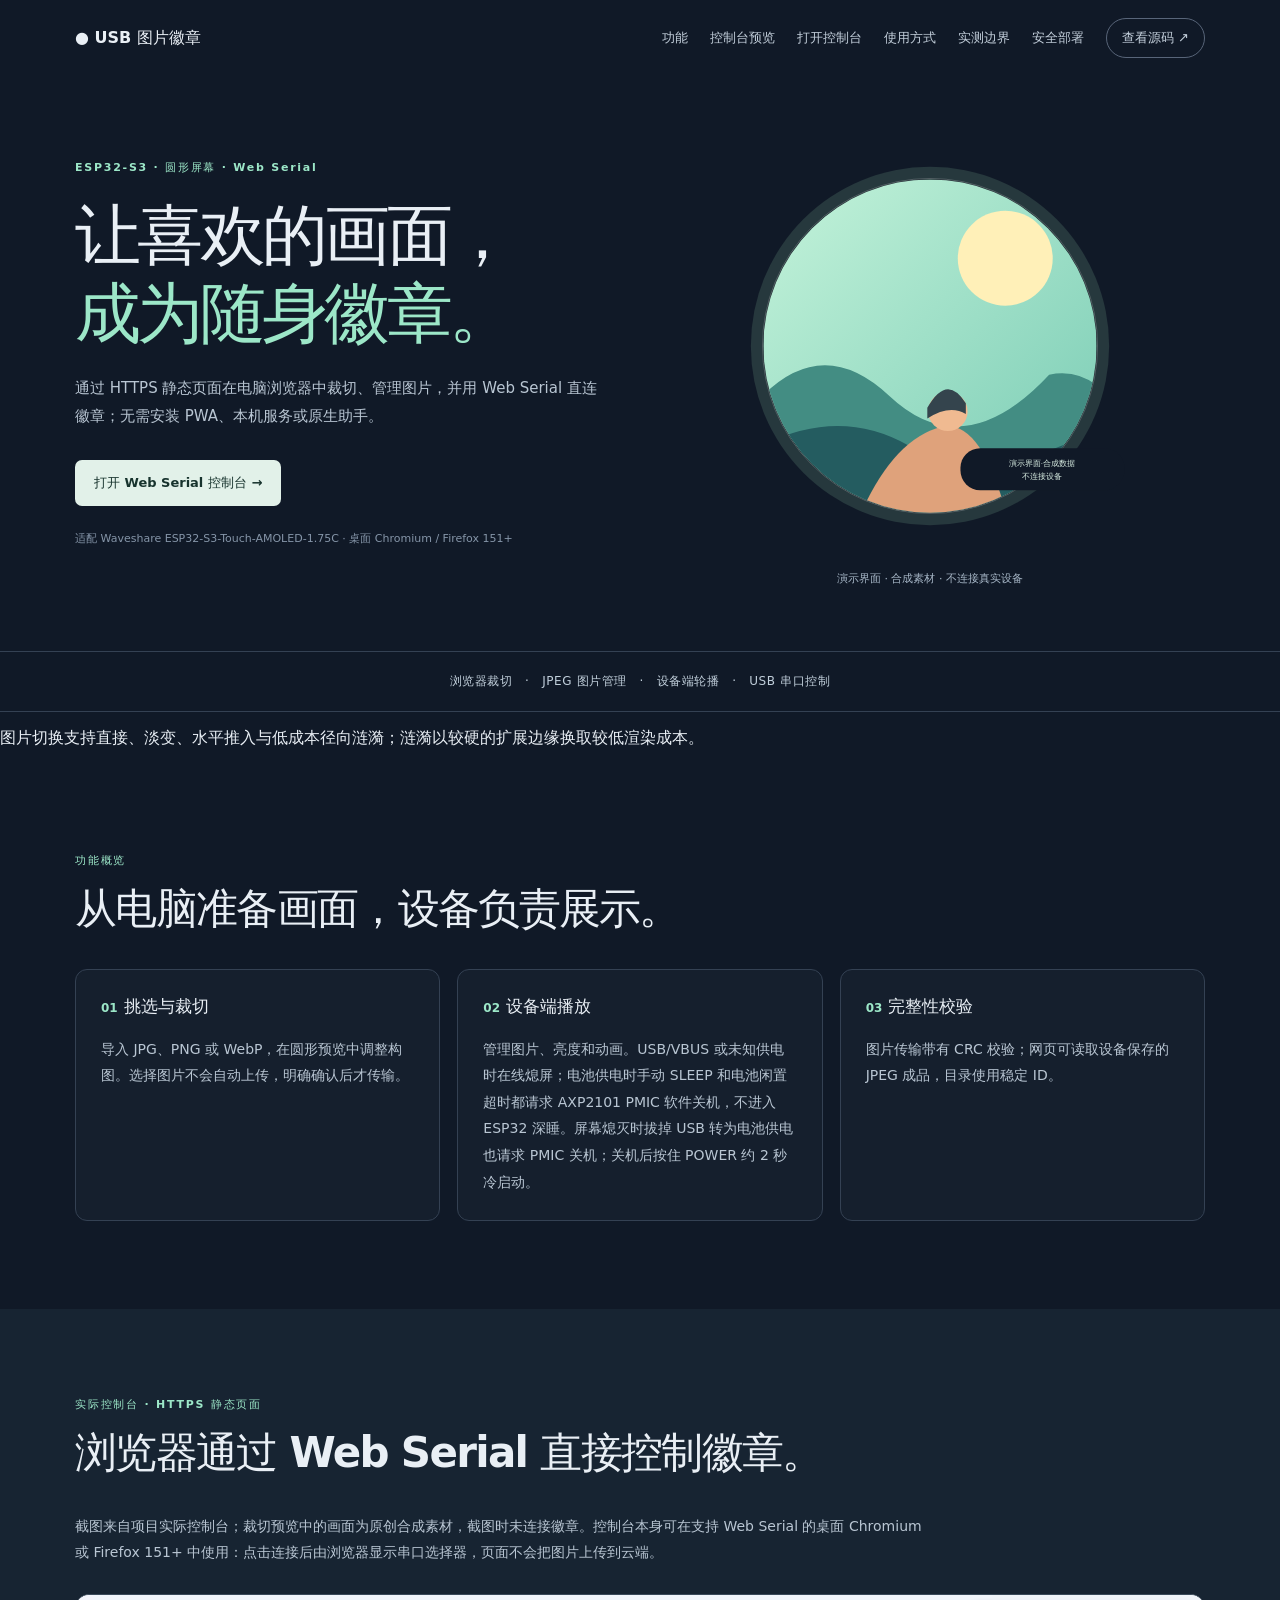
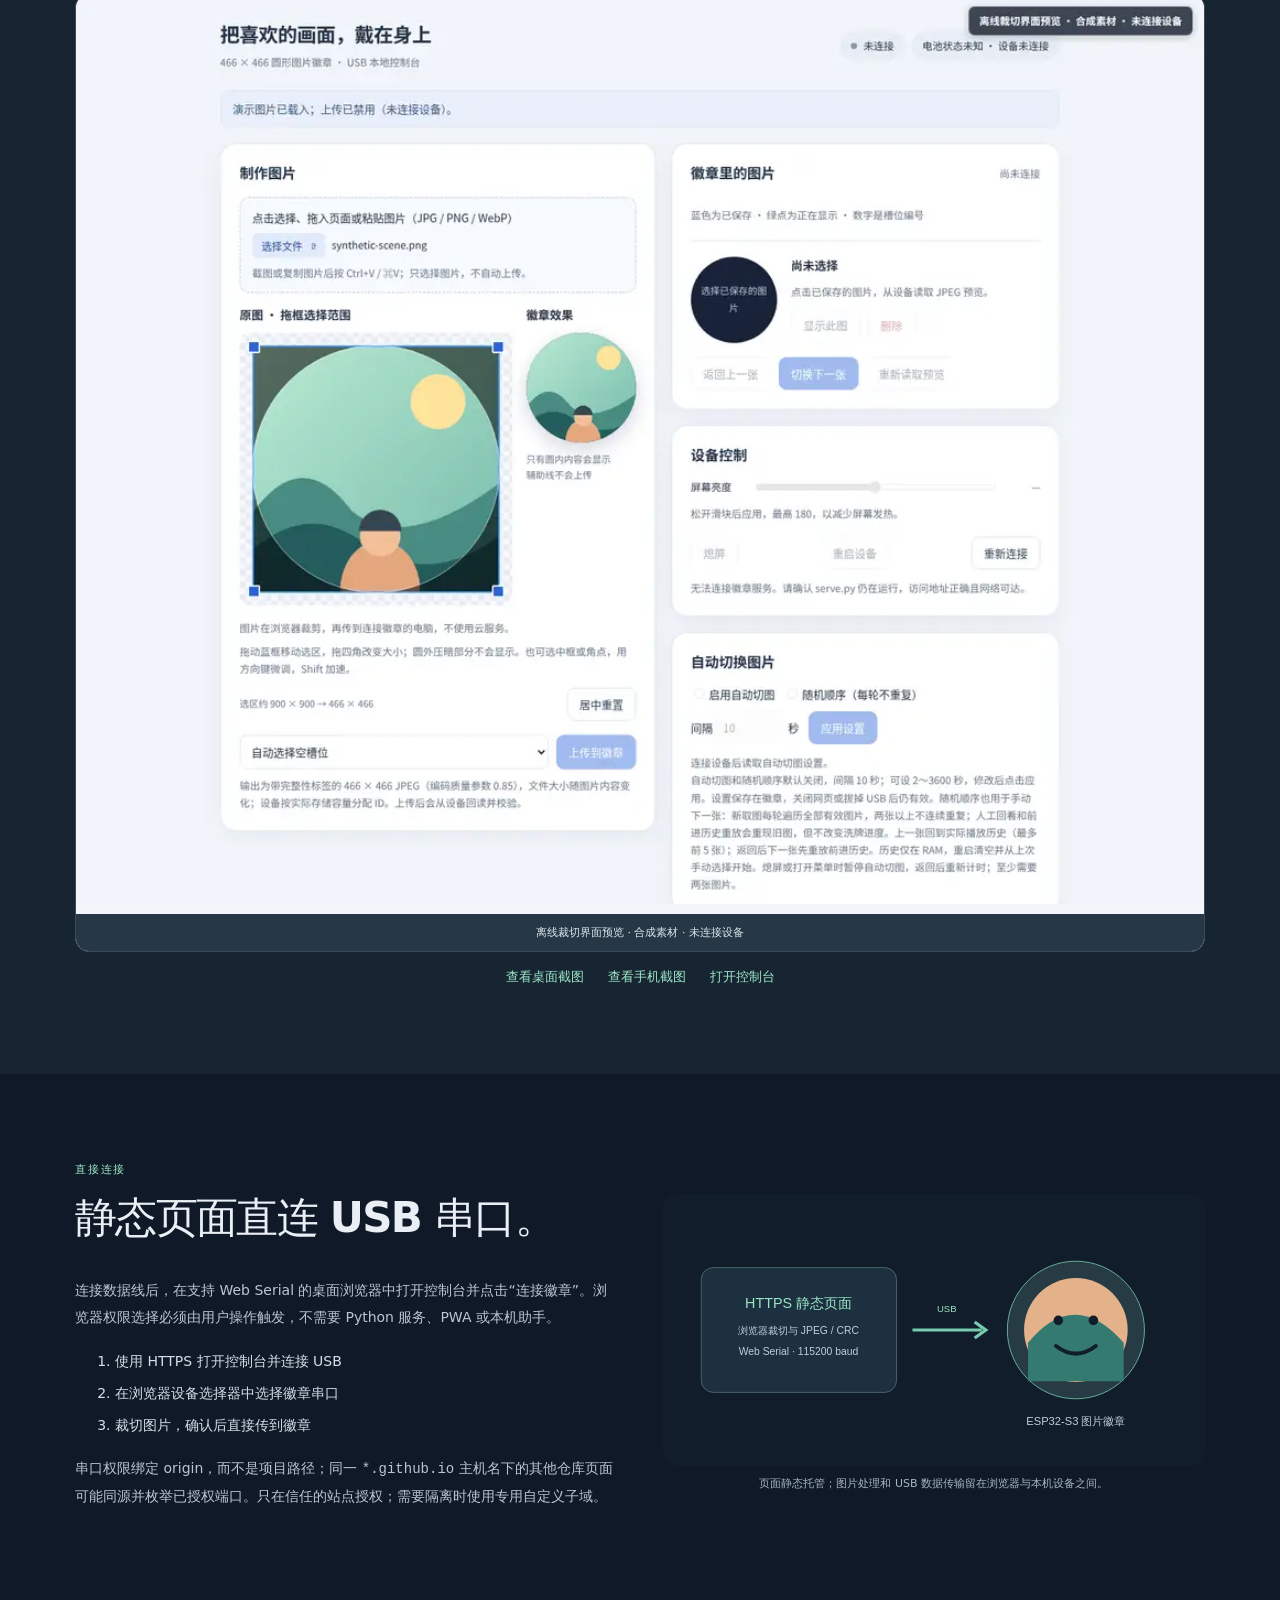
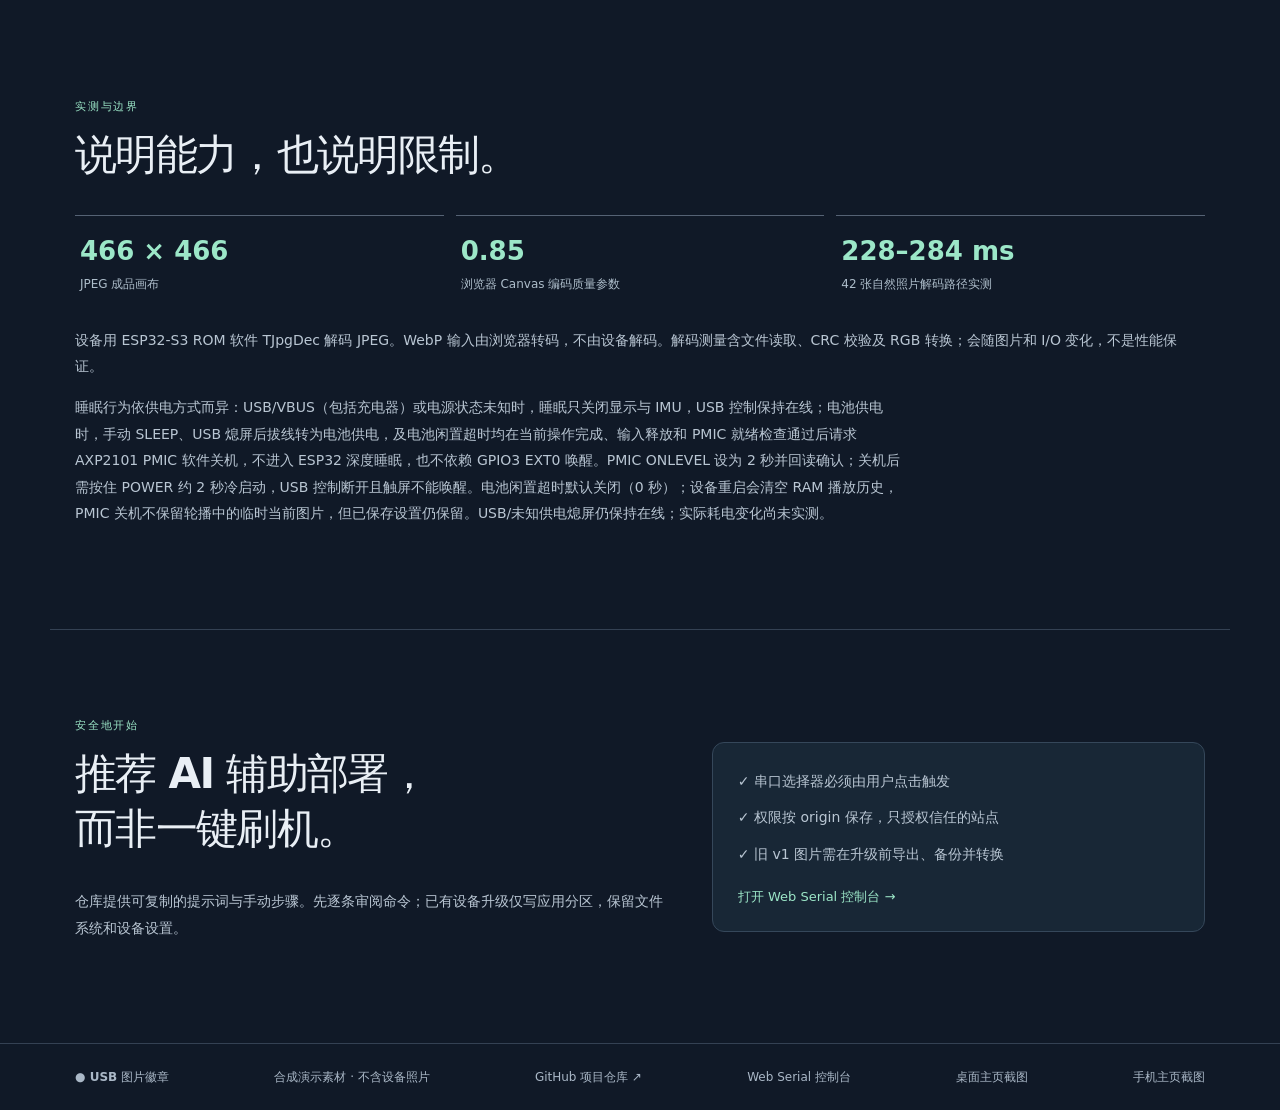
<file: docs/index.html>
<!doctype html>
<html lang="zh-CN">
<head>
  <meta charset="utf-8">
  <meta name="viewport" content="width=device-width, initial-scale=1">
  <meta name="theme-color" content="#101927">
  <meta name="description" content="USB 图片徽章：ESP32-S3 圆形图片徽章固件与 Web Serial 控制台。">
  <title>USB 图片徽章｜浏览器直连，随身展示</title>
  <link rel="icon" href="assets/showcase.svg" type="image/svg+xml">
  <link rel="stylesheet" href="assets/site.css">
</head>
<body>
  <header class="topbar">
    <a class="brand" href="#top">● USB 图片徽章</a>
    <nav aria-label="主导航">
      <a href="#features">功能</a>
      <a href="#console">控制台预览</a>
      <a href="console/">打开控制台</a>
      <a href="#how">使用方式</a>
      <a href="#limits">实测边界</a>
      <a href="#safe">安全部署</a>
      <a class="repo-link" href="https://github.com/ocean-sudo/electronic-badge">查看源码 ↗</a>
    </nav>
  </header>

  <main id="top">
    <section class="hero">
      <div class="hero-copy">
        <p class="eyebrow">ESP32-S3 · 圆形屏幕 · Web Serial</p>
        <h1>让喜欢的画面，<br><em>成为随身徽章。</em></h1>
        <p class="lede">通过 HTTPS 静态页面在电脑浏览器中裁切、管理图片，并用 Web Serial 直连徽章；无需安装 PWA、本机服务或原生助手。</p>
        <a class="button" href="console/">打开 Web Serial 控制台 →</a>
        <p class="fine">适配 Waveshare ESP32-S3-Touch-AMOLED-1.75C · 桌面 Chromium / Firefox 151+</p>
      </div>
      <figure class="hero-art">
        <img src="assets/showcase.svg" alt="原创几何合成插画；演示界面，合成素材，不连接真实设备">
        <figcaption>演示界面 · 合成素材 · 不连接真实设备</figcaption>
      </figure>
    </section>

    <div class="ribbon">浏览器裁切　·　JPEG 图片管理　·　设备端轮播　·　USB 串口控制</div>
    <p class="section-lead">图片切换支持直接、淡变、水平推入与低成本径向涟漪；涟漪以较硬的扩展边缘换取较低渲染成本。</p>

    <section class="section" id="features">
      <p class="eyebrow">功能概览</p>
      <h2>从电脑准备画面，设备负责展示。</h2>
      <div class="cards">
        <article>
          <h3><span>01</span> 挑选与裁切</h3>
          <p>导入 JPG、PNG 或 WebP，在圆形预览中调整构图。选择图片不会自动上传，明确确认后才传输。</p>
        </article>
        <article>
          <h3><span>02</span> 设备端播放</h3>
          <p>管理图片、亮度和动画。USB/VBUS 或未知供电时在线熄屏；电池供电时手动 SLEEP 和电池闲置超时都请求 AXP2101 PMIC 软件关机，不进入 ESP32 深睡。屏幕熄灭时拔掉 USB 转为电池供电也请求 PMIC 关机；关机后按住 POWER 约 2 秒冷启动。</p>
        </article>
        <article>
          <h3><span>03</span> 完整性校验</h3>
          <p>图片传输带有 CRC 校验；网页可读取设备保存的 JPEG 成品，目录使用稳定 ID。</p>
        </article>
      </div>
    </section>

    <section class="section console-section" id="console">
      <p class="eyebrow">实际控制台 · HTTPS 静态页面</p>
      <h2>浏览器通过 Web Serial 直接控制徽章。</h2>
      <p class="section-copy">截图来自项目实际控制台；裁切预览中的画面为原创合成素材，截图时未连接徽章。控制台本身可在支持 Web Serial 的桌面 Chromium 或 Firefox 151+ 中使用：点击连接后由浏览器显示串口选择器，页面不会把图片上传到云端。</p>
      <figure class="console-shot">
        <picture>
          <source media="(max-width: 620px)" srcset="assets/console-mobile.webp">
          <img src="assets/console-desktop.webp" alt="项目实际网页控制台的合成图片裁切界面；离线演示、未连接设备" loading="lazy">
        </picture>
        <figcaption>离线裁切界面预览 · 合成素材 · 未连接设备</figcaption>
      </figure>
      <div class="shot-links">
        <a href="assets/console-desktop.webp">查看桌面截图</a>
        <a href="assets/console-mobile.webp">查看手机截图</a>
        <a href="console/">打开控制台</a>
      </div>
    </section>

    <section class="section how" id="how">
      <div>
        <p class="eyebrow">直接连接</p>
        <h2>静态页面直连 USB 串口。</h2>
        <p>连接数据线后，在支持 Web Serial 的桌面浏览器中打开控制台并点击“连接徽章”。浏览器权限选择必须由用户操作触发，不需要 Python 服务、PWA 或本机助手。</p>
        <ol>
          <li>使用 HTTPS 打开控制台并连接 USB</li>
          <li>在浏览器设备选择器中选择徽章串口</li>
          <li>裁切图片，确认后直接传到徽章</li>
        </ol>
        <p>串口权限绑定 origin，而不是项目路径；同一 <code>*.github.io</code> 主机名下的其他仓库页面可能同源并枚举已授权端口。只在信任的站点授权；需要隔离时使用专用自定义子域。</p>
      </div>
      <figure>
        <img src="assets/architecture.svg" alt="HTTPS 浏览器页面通过 Web Serial 直接连接图片徽章的结构图" loading="lazy">
        <figcaption>页面静态托管；图片处理和 USB 数据传输留在浏览器与本机设备之间。</figcaption>
      </figure>
    </section>

    <section class="section limits" id="limits">
      <p class="eyebrow">实测与边界</p>
      <h2>说明能力，也说明限制。</h2>
      <div class="stats">
        <div><strong>466 × 466</strong><span>JPEG 成品画布</span></div>
        <div><strong>0.85</strong><span>浏览器 Canvas 编码质量参数</span></div>
        <div><strong>228–284 ms</strong><span>42 张自然照片解码路径实测</span></div>
      </div>
      <p>设备用 ESP32-S3 ROM 软件 TJpgDec 解码 JPEG。WebP 输入由浏览器转码，不由设备解码。解码测量含文件读取、CRC 校验及 RGB 转换；会随图片和 I/O 变化，不是性能保证。</p>
      <p>睡眠行为依供电方式而异：USB/VBUS（包括充电器）或电源状态未知时，睡眠只关闭显示与 IMU，USB 控制保持在线；电池供电时，手动 SLEEP、USB 熄屏后拔线转为电池供电，及电池闲置超时均在当前操作完成、输入释放和 PMIC 就绪检查通过后请求 AXP2101 PMIC 软件关机，不进入 ESP32 深度睡眠，也不依赖 GPIO3 EXT0 唤醒。PMIC ONLEVEL 设为 2 秒并回读确认；关机后需按住 POWER 约 2 秒冷启动，USB 控制断开且触屏不能唤醒。电池闲置超时默认关闭（0 秒）；设备重启会清空 RAM 播放历史，PMIC 关机不保留轮播中的临时当前图片，但已保存设置仍保留。USB/未知供电熄屏仍保持在线；实际耗电变化尚未实测。</p>
    </section>

    <section class="section safe" id="safe">
      <div>
        <p class="eyebrow">安全地开始</p>
        <h2>推荐 AI 辅助部署，<br>而非一键刷机。</h2>
        <p>仓库提供可复制的提示词与手动步骤。先逐条审阅命令；已有设备升级仅写应用分区，保留文件系统和设备设置。</p>
      </div>
      <aside class="safe-card">
        <p>✓ 串口选择器必须由用户点击触发</p>
        <p>✓ 权限按 origin 保存，只授权信任的站点</p>
        <p>✓ 旧 v1 图片需在升级前导出、备份并转换</p>
        <a href="console/">打开 Web Serial 控制台 →</a>
      </aside>
    </section>
  </main>

  <footer class="footer">
    <a class="brand" href="#top">● USB 图片徽章</a>
    <span>合成演示素材 · 不含设备照片</span>
    <a href="https://github.com/ocean-sudo/electronic-badge">GitHub 项目仓库 ↗</a>
    <a href="console/">Web Serial 控制台</a>
    <a href="assets/homepage-desktop.webp">桌面主页截图</a>
    <a href="assets/homepage-mobile.webp">手机主页截图</a>
  </footer>
</body>
</html>
</file>
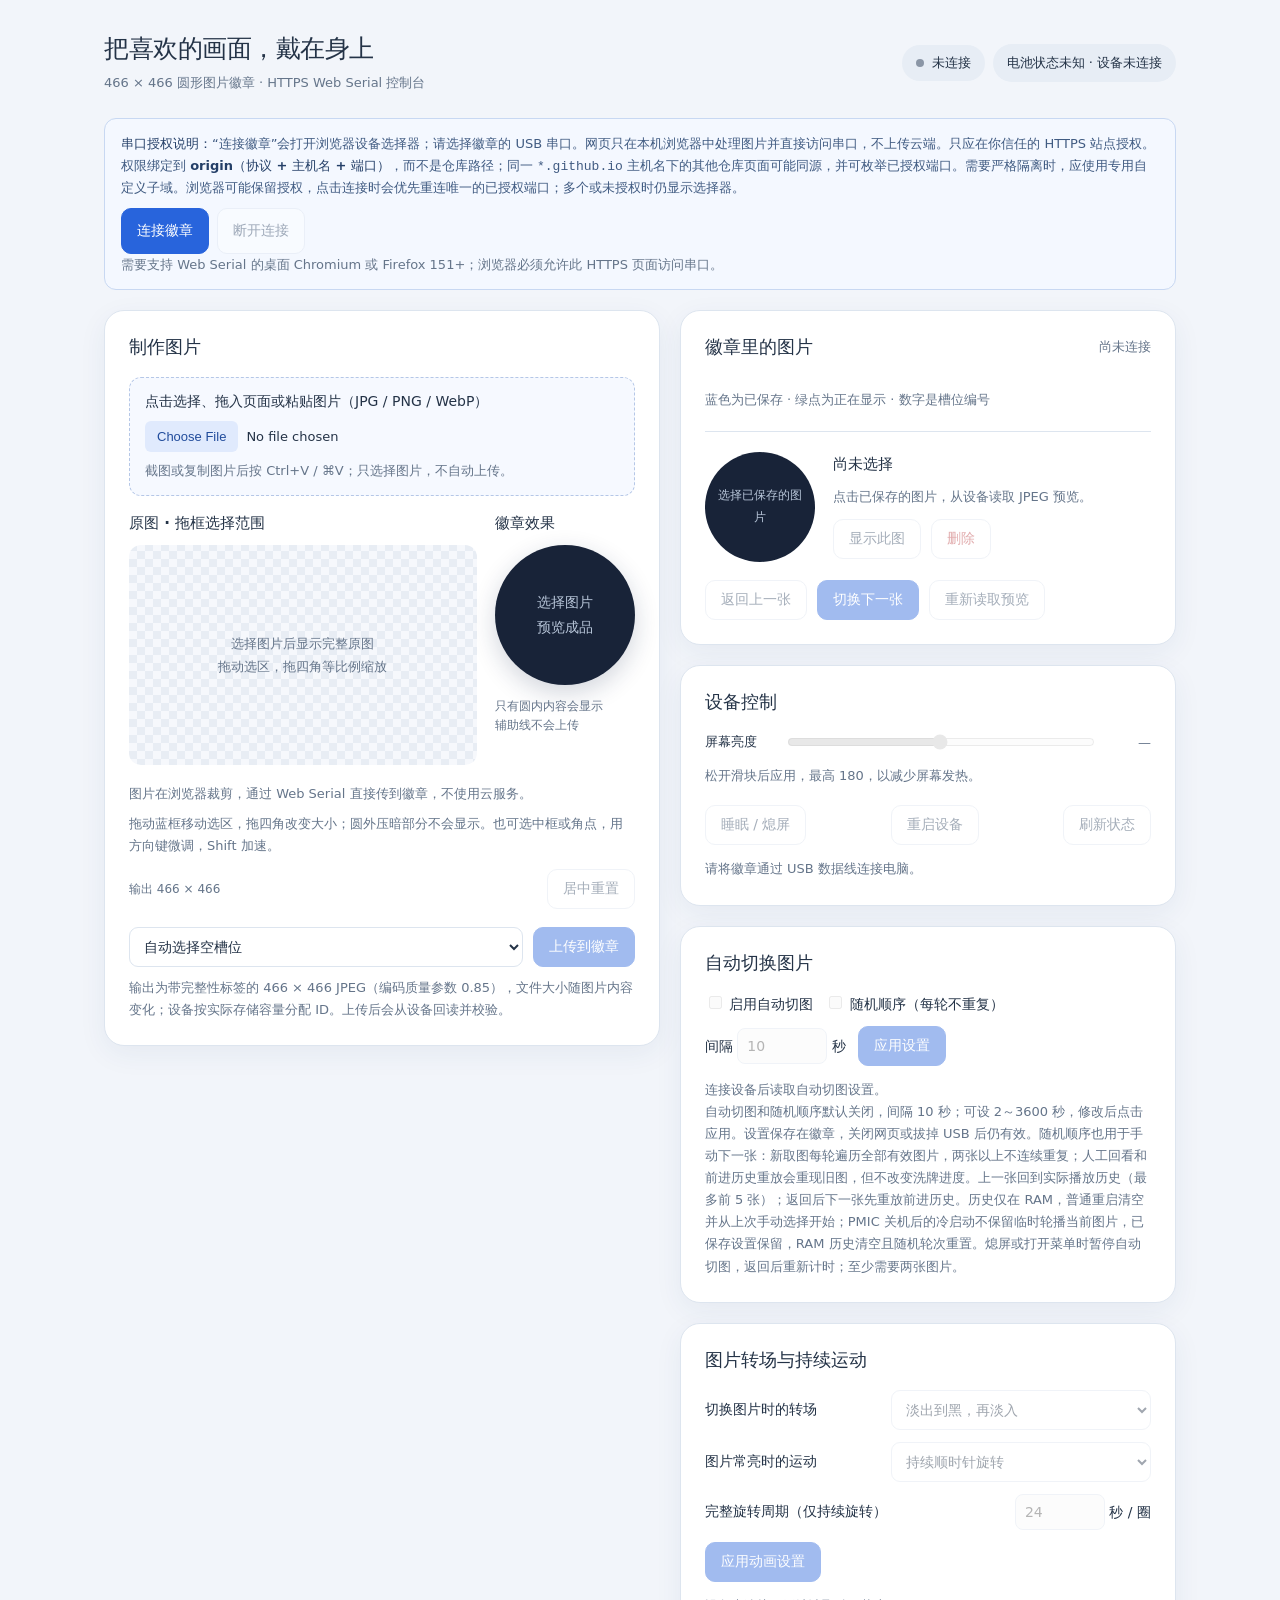
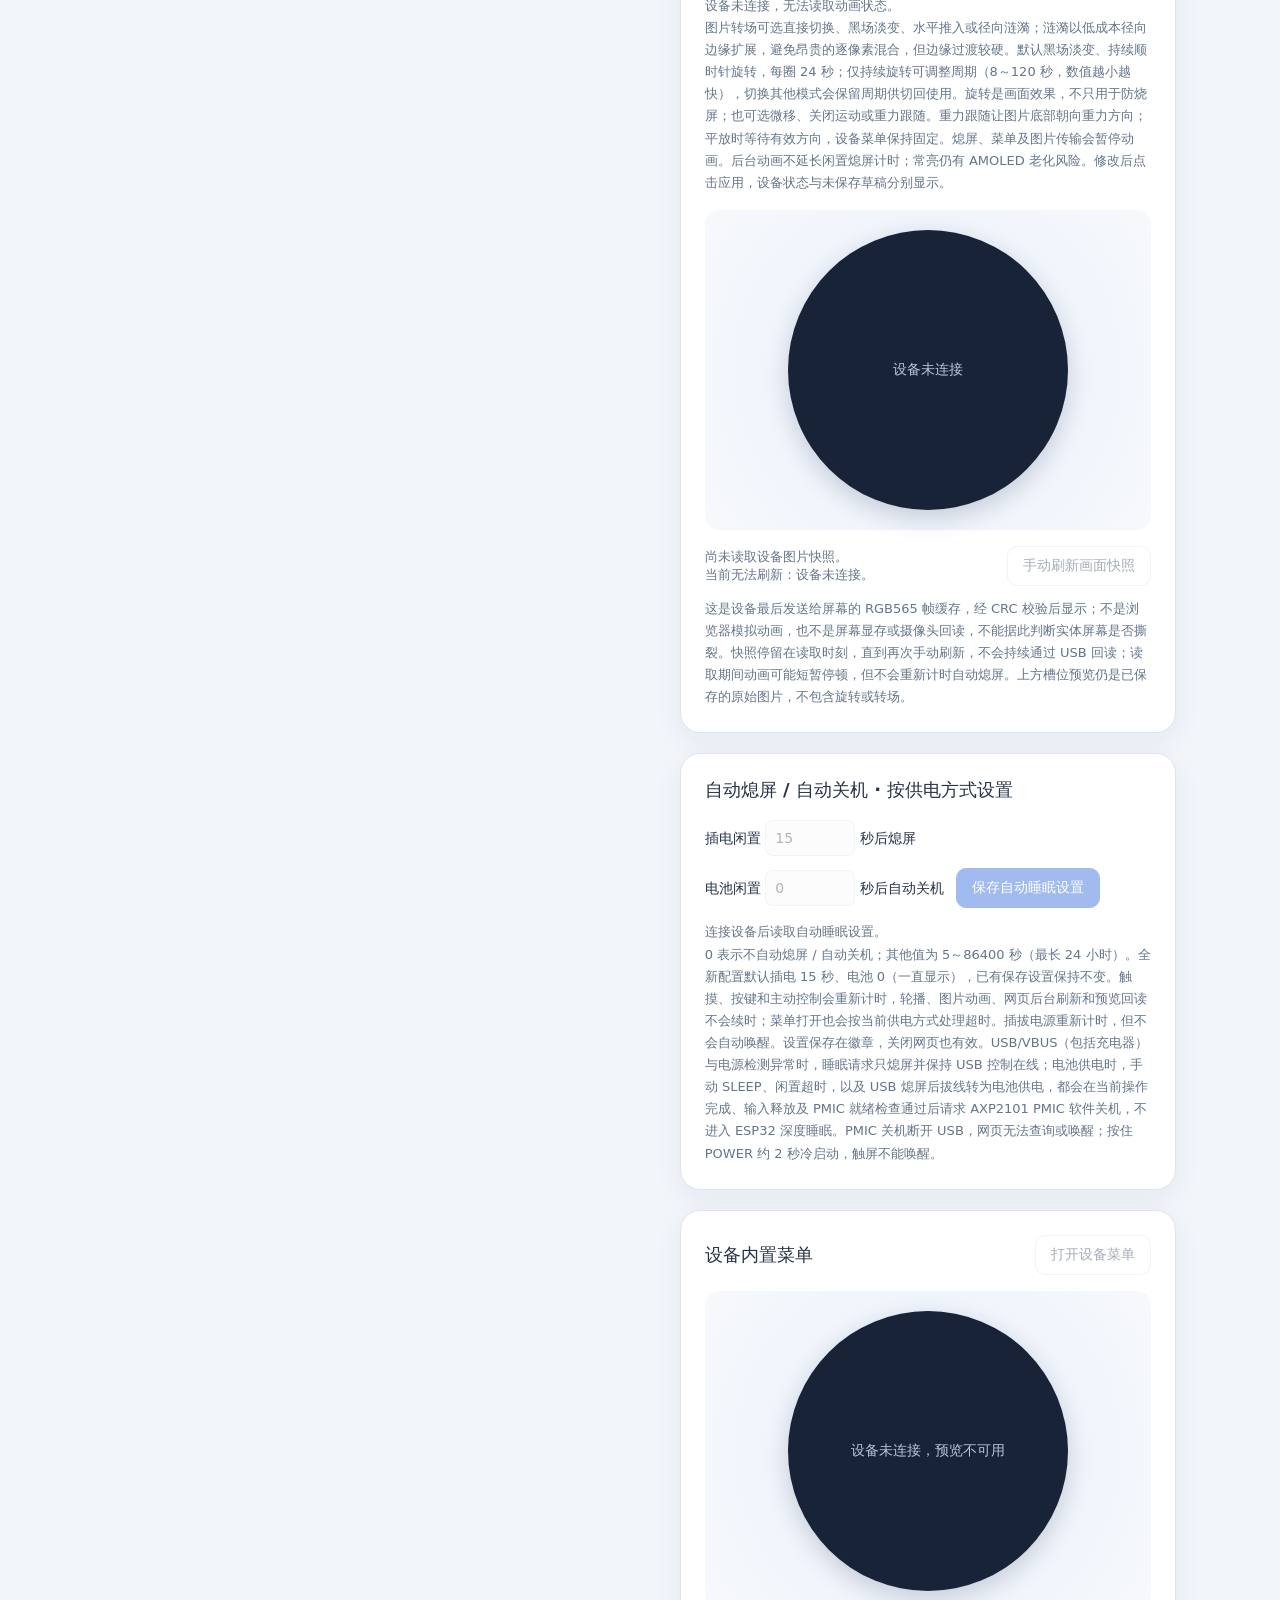
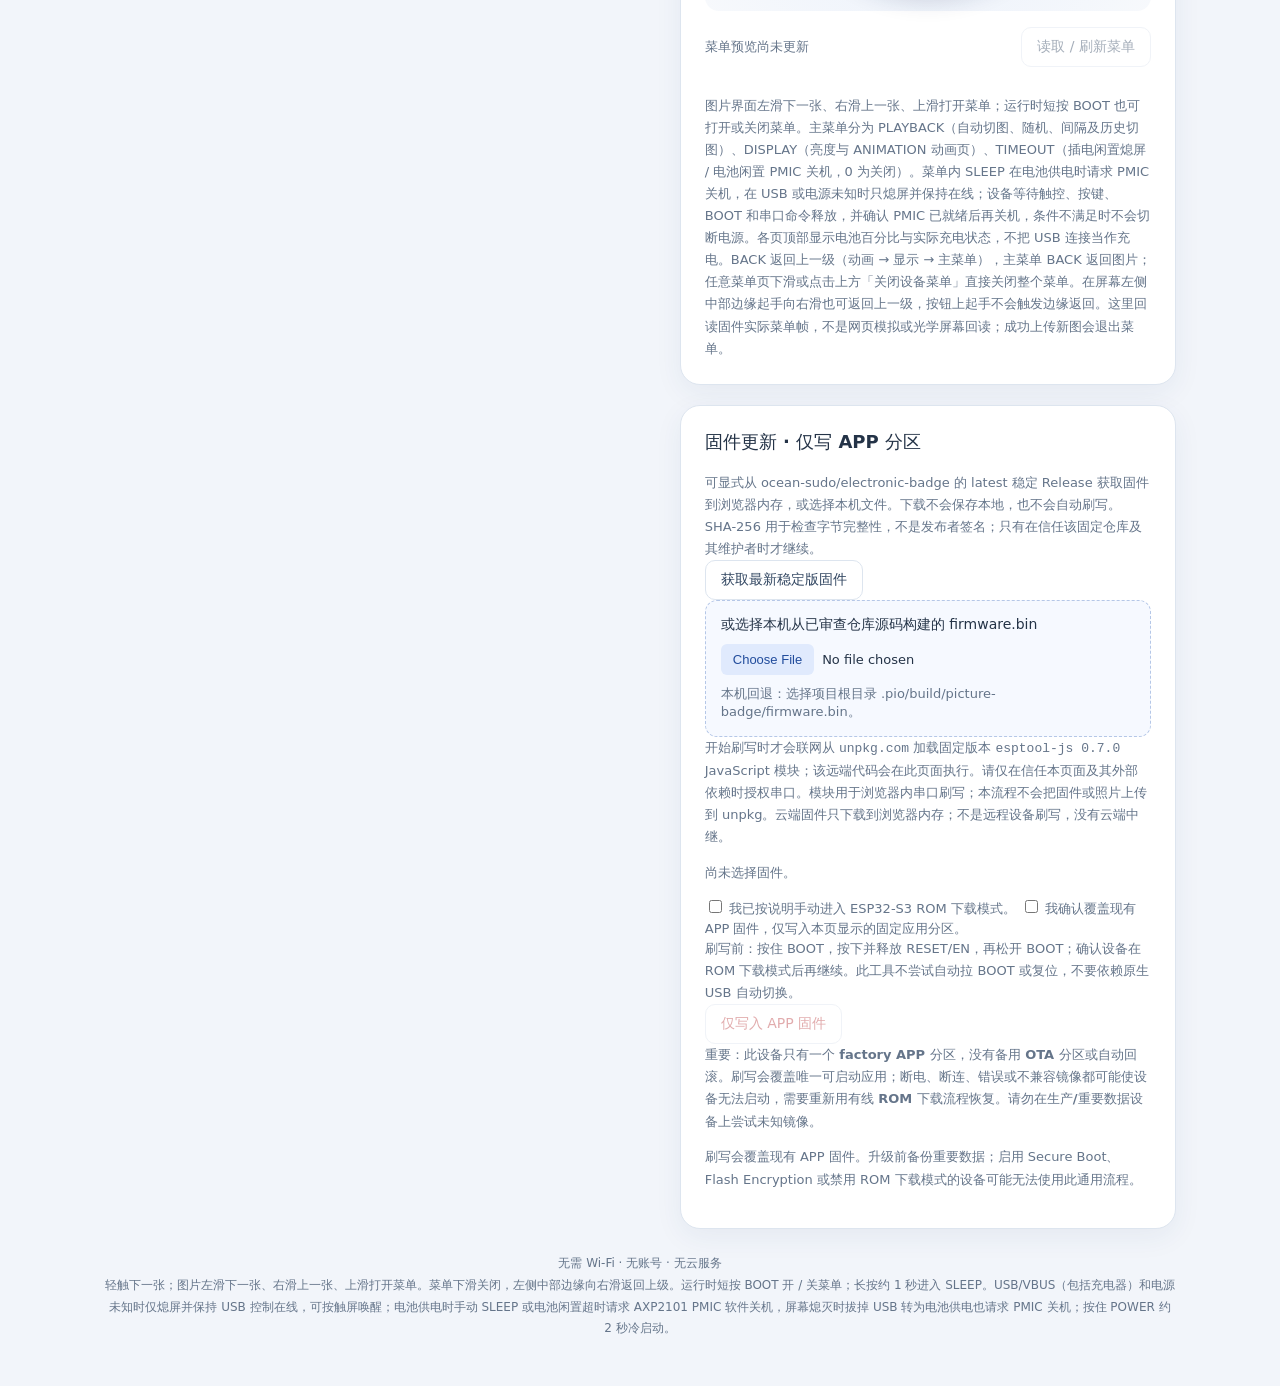
<file: web/index.html>
<!doctype html>
<html lang="zh-CN">
<head>
<meta charset="utf-8">
<meta name="viewport" content="width=device-width, initial-scale=1">
<meta http-equiv="refresh" content="0; url=../docs/console/">
<link rel="canonical" href="../docs/console/">
<title>打开 USB 图片徽章控制台</title>
</head>
<body>
<p><a href="../docs/console/">打开唯一维护的 Web Serial 控制台</a></p>
<script>location.replace('../docs/console/' + location.search + location.hash);</script>
</body>
</html>
</file>
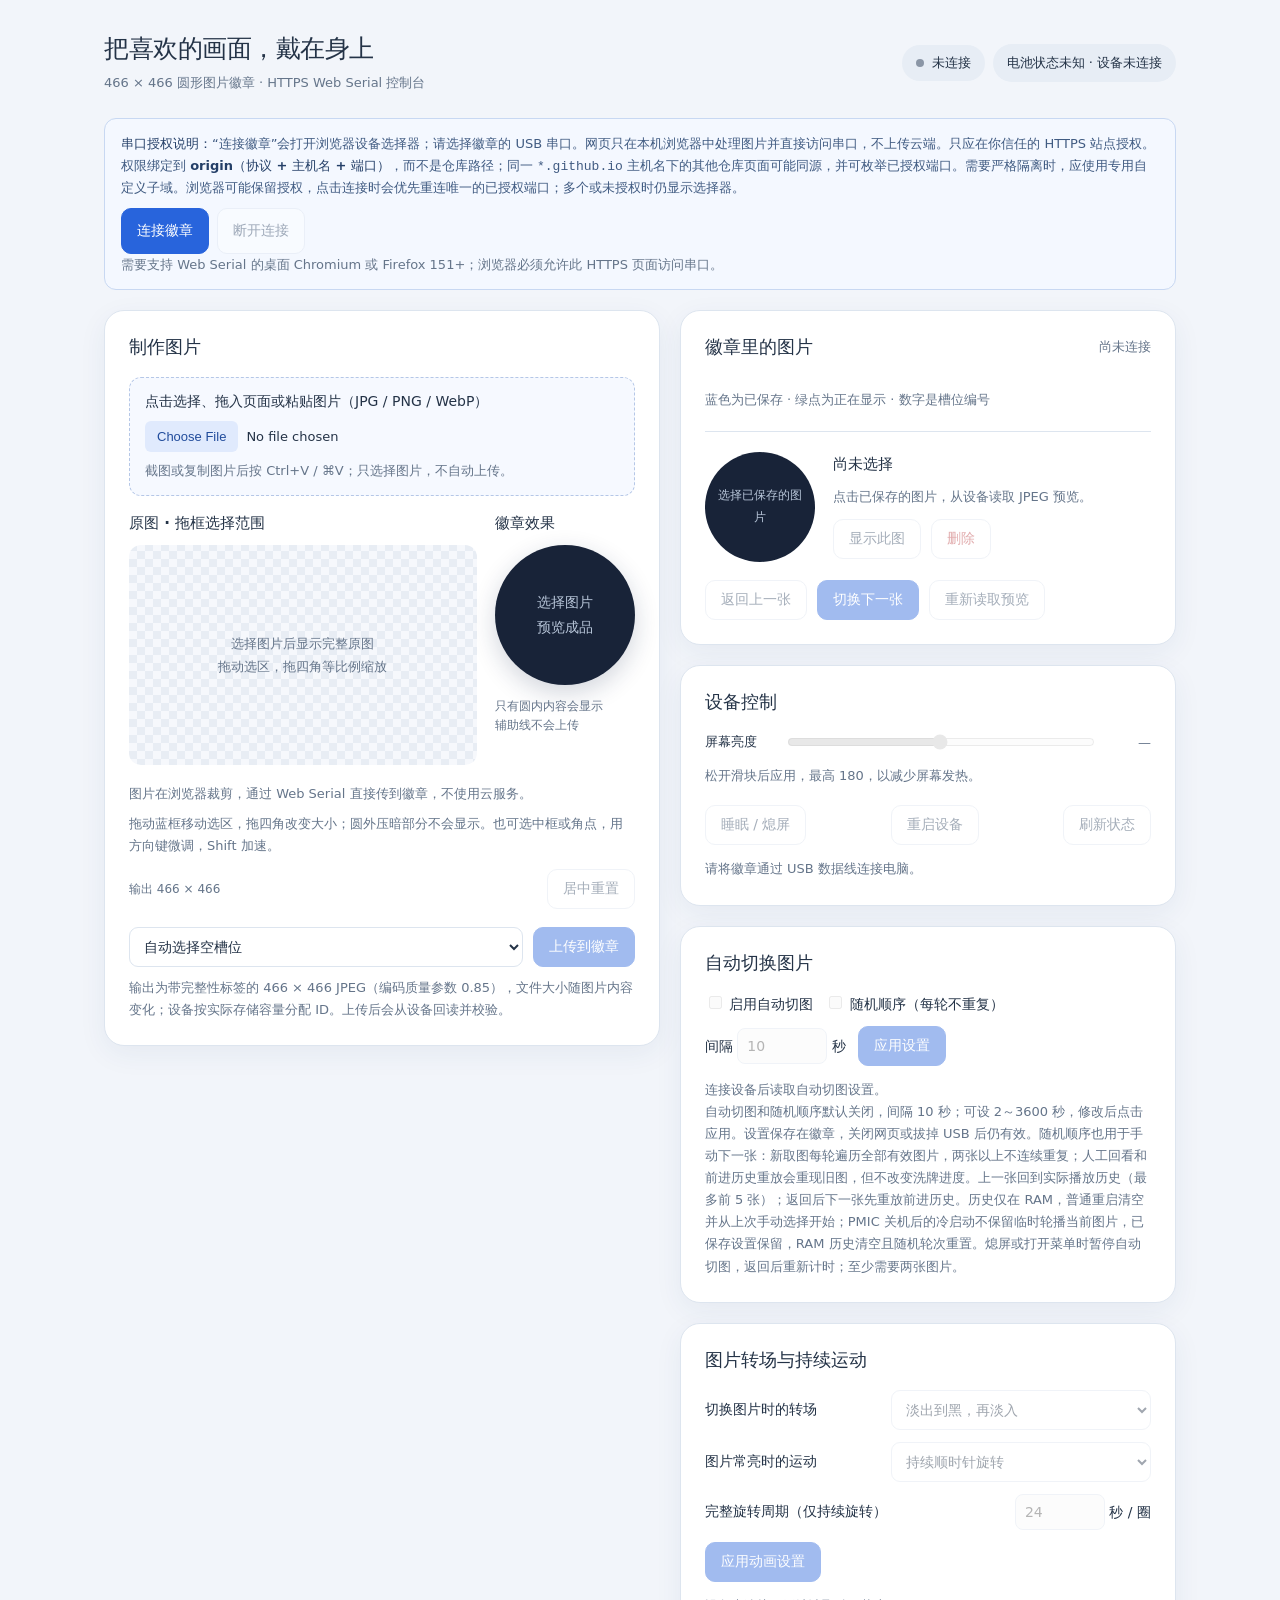
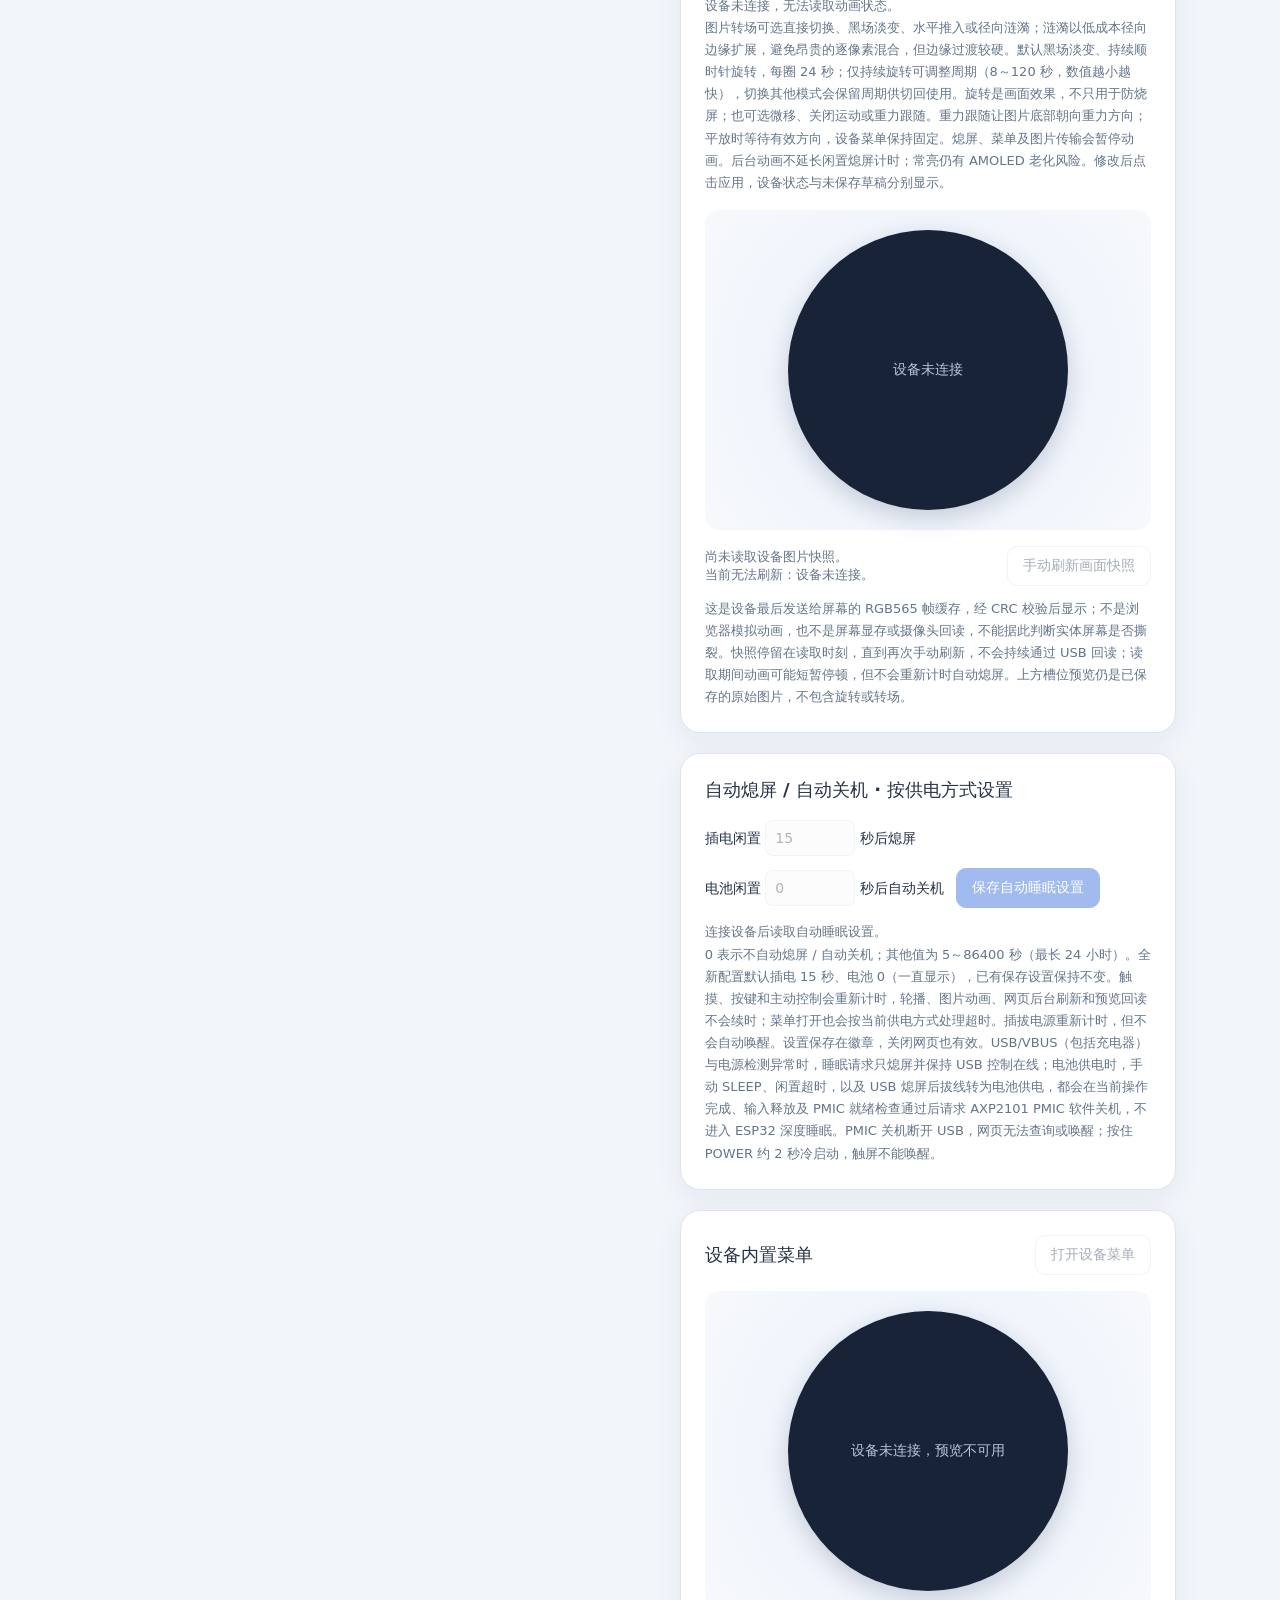
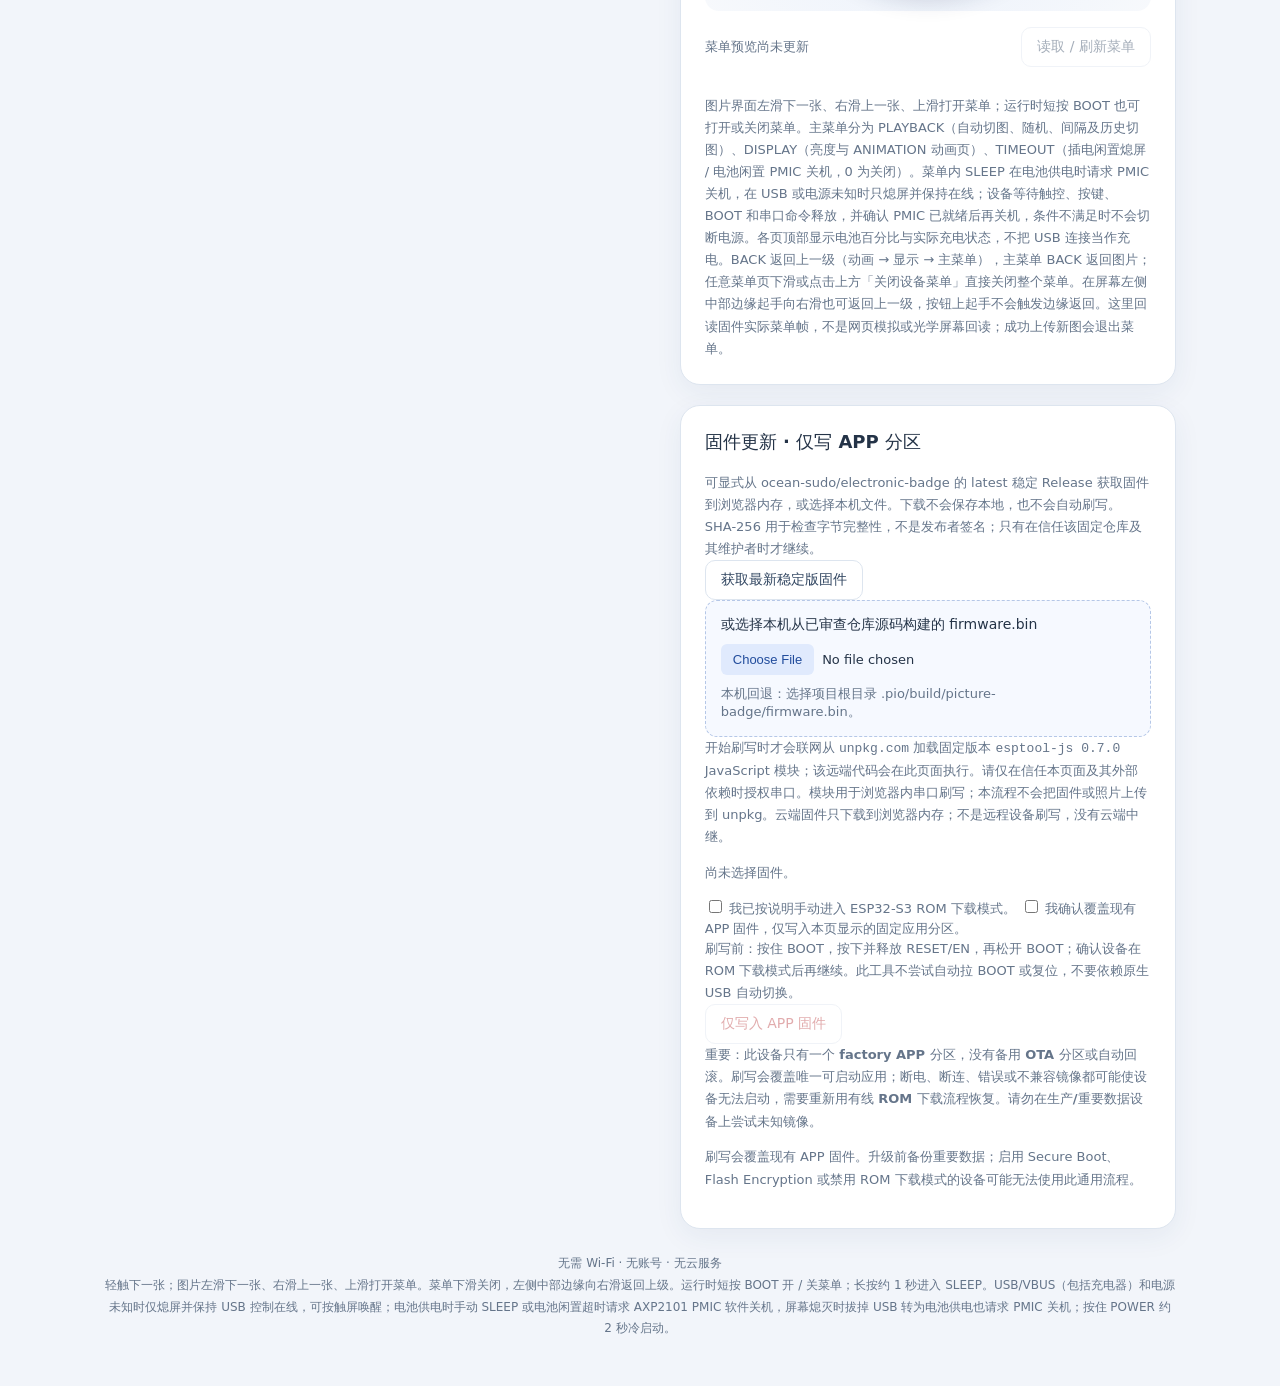
<file: docs/console/index.html>
<!doctype html>
<html lang="zh-CN">
<head>
<meta charset="utf-8">
<meta name="viewport" content="width=device-width, initial-scale=1">
<meta name="color-scheme" content="light">
<title>圆形图片徽章 · USB 控制台</title>
<style>
:root{font-family:system-ui,-apple-system,"Segoe UI","Noto Sans CJK SC",sans-serif;color:#243347;background:#f2f5fa;font-synthesis:none;--accent:#2864dc;--muted:#65758a;--line:#dde5ef}
*{box-sizing:border-box}body{margin:0}main{max-width:1120px;margin:auto;padding:32px 24px 48px}header{display:flex;align-items:center;justify-content:space-between;gap:20px;margin-bottom:24px}h1{font-size:25px;margin:0 0 7px;letter-spacing:-.5px}h2{font-size:18px;margin:0 0 18px}h3{font-size:15px;margin:0 0 12px}p{line-height:1.7}header p,.hint{color:var(--muted);font-size:13px;margin:0}.pill{display:inline-flex;align-items:center;gap:8px;white-space:nowrap;border-radius:30px;background:#e7edf5;padding:9px 14px;font-size:13px}.dot{width:8px;height:8px;border-radius:50%;background:#8b96a6}.connected .dot{background:#15a775}.connected{background:#e0f3eb;color:#12664b}.grid{display:grid;grid-template-columns:1.12fr 1fr;gap:20px}.card{background:#fff;border:1px solid var(--line);border-radius:20px;padding:24px;box-shadow:0 8px 28px #263f6910}.stack{display:grid;gap:20px;align-content:start}.stage{background:radial-gradient(circle,#e8effb,#f7f9fc);border-radius:14px;display:flex;justify-content:center;align-items:center;padding:20px;margin:16px 0}.circle{width:min(100%,340px);aspect-ratio:1;border-radius:50%;overflow:hidden;background:#182338;box-shadow:0 8px 25px #15274830;position:relative;flex-shrink:1}canvas{display:block;width:100%;height:100%}.placeholder{position:absolute;inset:0;display:grid;place-content:center;text-align:center;color:#b8c6d9;padding:30px;font-size:14px;line-height:1.8;pointer-events:none}.filebox{display:block;border:1px dashed #b5c7e7;background:#f6f9ff;padding:15px;border-radius:12px;font-size:14px}input[type=file]{display:block;margin-top:10px;width:100%;font:inherit;font-size:13px}input[type=file]::file-selector-button{border:0;border-radius:6px;background:#e0eafd;color:#214c9c;padding:8px 12px;margin-right:8px;cursor:pointer}.control{display:grid;grid-template-columns:70px 1fr 48px;align-items:center;gap:10px;margin:13px 0;font-size:13px}.control output{text-align:right;color:var(--muted);font-variant-numeric:tabular-nums}input[type=range]{width:100%;accent-color:var(--accent)}button,select{font:inherit;font-size:14px}button{border:1px solid var(--line);border-radius:10px;background:#fff;padding:10px 15px;color:#304560;cursor:pointer;transition:background .15s}button:hover:not(:disabled){background:#edf3ff}button.primary{background:var(--accent);color:#fff;border-color:var(--accent)}button.primary:hover:not(:disabled){background:#1953bf}button.danger{color:#bc3f42}button:disabled,select:disabled{opacity:.43;cursor:not-allowed}button:focus-visible,select:focus-visible,input:focus-visible{outline:3px solid #79a8ff;outline-offset:2px}select{max-width:100%;min-width:0;border:1px solid var(--line);border-radius:9px;padding:10px;background:#fff;color:inherit}.row{display:flex;align-items:center;gap:10px;flex-wrap:wrap}.row.spread{justify-content:space-between}.uploadrow{display:grid;grid-template-columns:1fr auto;gap:10px;margin-top:18px}.divider{border-top:1px solid var(--line);margin:20px 0}.slots{display:grid;grid-template-columns:repeat(8,1fr);gap:6px;margin:15px 0}.slot{padding:9px 0;font-size:12px;font-variant-numeric:tabular-nums;background:#f5f7fa;color:#8491a3;position:relative}.slot.occupied{background:#eaf1ff;color:#2859ad;border-color:#bdd0f3}.slot.selected{outline:2px solid var(--accent);outline-offset:1px}.slot.current::after{content:"";display:block;position:absolute;bottom:3px;left:calc(50% - 2px);width:4px;height:4px;border-radius:50%;background:#19a373}.saved-row{display:flex;gap:18px;align-items:center}.saved-preview{width:110px;min-width:110px;aspect-ratio:1;border-radius:50%;overflow:hidden;background:#182338;position:relative}.saved-preview .placeholder{font-size:12px;padding:12px}.saved-info{min-width:0}.saved-info p{font-size:13px;margin:5px 0 10px;overflow-wrap:anywhere}.small{font-size:12px}.statusline{font-size:13px;color:var(--muted);line-height:1.8;margin-top:12px}.message{border-radius:12px;background:#e9effa;border:1px solid #d8e3f6;color:#365681;font-size:14px;padding:12px 15px;margin-bottom:20px;line-height:1.6;overflow-wrap:anywhere}.message.error{background:#fff0f0;border-color:#f4c9c9;color:#a22c36}.message.success{background:#e8f6ef;border-color:#c4e8d6;color:#206848}.message[hidden]{display:none}.busybar{height:3px;border-radius:3px;background:linear-gradient(90deg,#d2e2ff,#3979eb,#d2e2ff);background-size:200% 100%;animation:move 1.4s linear infinite;margin-top:9px}.busybar[hidden]{display:none}@keyframes move{to{background-position:-200% 0}}.muted{color:var(--muted)}footer{color:var(--muted);font-size:12px;text-align:center;margin-top:24px;line-height:1.8}[hidden]{display:none!important}@media(max-width:780px){main{padding:22px 14px 32px}.grid{grid-template-columns:1fr}header{align-items:flex-start}h1{font-size:21px}.card{padding:20px}.stage{padding:16px}.circle{max-width:320px}.pill{font-size:12px;padding:8px 11px}}@media(prefers-reduced-motion:reduce){.busybar{animation:none}button{transition:none}}
.slideshow-config{display:flex;align-items:center;gap:12px;flex-wrap:wrap;font-size:14px}.slideshow-config input[type=number]{width:90px;border:1px solid var(--line);border-radius:8px;padding:9px;font:inherit}.slideshow-config input[type=checkbox]{accent-color:var(--accent)}.menu-preview{width:min(100%,280px);margin:auto}.menu-actions{display:grid;grid-template-columns:repeat(2,minmax(0,1fr));gap:8px;margin-top:16px}.menu-actions button{padding:10px 8px}
.animation-config{display:grid;gap:12px;font-size:14px}.animation-config label{display:flex;align-items:center;justify-content:space-between;gap:10px;flex-wrap:wrap}.animation-config select{flex:1;max-width:260px}.animation-config input{width:90px;border:1px solid var(--line);border-radius:8px;padding:9px;font:inherit}.animation-config button{justify-self:start}input:disabled{opacity:.43;cursor:not-allowed}#animationStatus,#displaySnapshotStatus{white-space:pre-line;overflow-wrap:anywhere}@media(max-width:420px){.animation-config label{align-items:flex-start;flex-direction:column}.animation-config select{width:100%;max-width:none}.menu-actions{grid-template-columns:1fr}}
.crop-card{align-self:start}.crop-workspace{display:grid;grid-template-columns:minmax(0,1fr) 140px;gap:18px;align-items:start;margin:18px 0}.crop-editor-stage{display:flex;justify-content:center;align-items:center;min-height:220px;padding:16px;border-radius:12px;background:repeating-conic-gradient(#e8edf4 0% 25%,#f6f8fc 0% 50%) 0/16px 16px}.crop-source-frame{position:relative;width:100%;max-width:var(--crop-max-width,100%);user-select:none}.crop-source-frame img{display:block;width:100%;height:auto;pointer-events:none}.crop-shade{position:absolute;inset:0;width:100%;height:100%;pointer-events:none}.crop-selection{position:absolute;border:2px solid #4c9bff;cursor:move;touch-action:none;outline-offset:5px}.crop-round-guide{position:absolute;inset:-2px;border:1px solid #fff9;border-radius:50%;pointer-events:none}.crop-grid{position:absolute;inset:0;opacity:0;pointer-events:none}.crop-grid span{position:absolute;border-color:#fff9;border-style:dashed;border-width:0}.crop-grid span:nth-child(1){left:33.333%;top:0;bottom:0;border-left-width:1px}.crop-grid span:nth-child(2){left:66.667%;top:0;bottom:0;border-left-width:1px}.crop-grid span:nth-child(3){top:33.333%;left:0;right:0;border-top-width:1px}.crop-grid span:nth-child(4){top:66.667%;left:0;right:0;border-top-width:1px}.crop-selection.is-dragging .crop-grid{opacity:1}.crop-handle{position:absolute;width:32px;height:32px;padding:0;border:0;border-radius:0;background:transparent;transform:translate(-50%,-50%);touch-action:none}.crop-handle::after{content:"";position:absolute;width:12px;height:12px;top:50%;left:50%;transform:translate(-50%,-50%);border:2px solid #fff;background:var(--accent);border-radius:2px}.crop-handle:hover:not(:disabled){background:transparent}.crop-handle[data-crop-handle=nw]{left:0;top:0;cursor:nwse-resize}.crop-handle[data-crop-handle=ne]{left:100%;top:0;cursor:nesw-resize}.crop-handle[data-crop-handle=sw]{left:0;top:100%;cursor:nesw-resize}.crop-handle[data-crop-handle=se]{left:100%;top:100%;cursor:nwse-resize}.crop-selection[aria-disabled=true]{cursor:not-allowed;opacity:.65}.crop-selection:focus-visible{outline:3px solid #79a8ff}.crop-preview .circle{width:100%;margin:12px auto}.crop-preview p{font-size:12px;color:var(--muted);line-height:1.6}.crop-empty{color:var(--muted);font-size:13px;text-align:center;line-height:1.8}.crop-tools{margin-top:12px;gap:12px}#cropSize{font-size:12px;color:var(--muted)}@media(max-width:1000px){.crop-workspace{grid-template-columns:1fr}.crop-preview{max-width:180px;margin:auto;width:100%;text-align:center}}@media(pointer:coarse){.crop-handle{width:44px;height:44px}}
.filebox.is-dragover{border-color:var(--accent);background:#e0eaff;outline:2px solid #79a8ff;outline-offset:2px}.filebox .hint{display:block;margin-top:10px}
header{flex-wrap:wrap}.header-status{display:flex;align-items:center;justify-content:flex-end;gap:8px;flex-wrap:wrap;max-width:100%}.battery-pill{white-space:normal;line-height:1.5;font-variant-numeric:tabular-nums;max-width:100%}.battery-pill.charging{background:#e0f3eb;color:#12664b}.serial-notice{margin:0 0 20px;padding:14px 16px;border:1px solid #c8d8f2;border-radius:12px;background:#f4f8ff;color:#405b82;font-size:13px;line-height:1.65}.serial-notice strong{color:#243f68}.serial-actions{display:flex;gap:8px;flex-wrap:wrap;margin-top:10px}@media(max-width:780px){header{gap:12px}.header-status{width:100%;justify-content:flex-start}}@media(max-width:600px){.catalog-heading{flex-wrap:wrap;align-items:flex-start}.catalog-heading #slotCount{flex:1 1 100%;text-align:left;overflow-wrap:anywhere}}
</style>
<script type="importmap">
{"imports":{"esptool-js":"https://unpkg.com/esptool-js@0.7.0/bundle.js"}}
</script>
</head>
<body>
<main>
<header><div><h1>把喜欢的画面，戴在身上</h1><p>466 × 466 圆形图片徽章 · HTTPS Web Serial 控制台</p></div><div class="header-status"><div id="connection" class="pill" role="status"><span class="dot" aria-hidden="true"></span><span id="connectionText">未连接</span></div><div id="batteryStatus" class="pill battery-pill" role="status" aria-live="polite" aria-atomic="true">电池状态未知 · 设备未连接</div></div></header>
<div class="serial-notice"><strong>串口授权说明：</strong>“连接徽章”会打开浏览器设备选择器；请选择徽章的 USB 串口。网页只在本机浏览器中处理图片并直接访问串口，不上传云端。只应在你信任的 HTTPS 站点授权。权限绑定到 <strong>origin（协议 + 主机名 + 端口）</strong>，而不是仓库路径；同一 <code>*.github.io</code> 主机名下的其他仓库页面可能同源，并可枚举已授权端口。需要严格隔离时，应使用专用自定义子域。浏览器可能保留授权，点击连接时会优先重连唯一的已授权端口；多个或未授权时仍显示选择器。<div class="serial-actions"><button id="connect" class="primary">连接徽章</button><button id="disconnect" disabled>断开连接</button></div><span id="serialSupport" class="hint"></span></div>
<div id="message" class="message" role="status" aria-live="polite" hidden></div>
<div class="grid">
<section class="card crop-card">
<h2>制作图片</h2>
<label id="imageInput" class="filebox" for="file">点击选择、拖入页面或粘贴图片（JPG / PNG / WebP）<input id="file" type="file" accept="image/jpeg,image/png,image/webp,.jpg,.jpeg,.png,.webp"><span class="hint">截图或复制图片后按 Ctrl+V / ⌘V；只选择图片，不自动上传。</span></label>
<div class="crop-workspace">
<div><h3>原图 · 拖框选择范围</h3><div class="crop-editor-stage">
<div id="cropEditorPlaceholder" class="crop-empty">选择图片后显示完整原图<br>拖动选区，拖四角等比例缩放</div>
<div id="cropEditor" class="crop-source-frame" hidden>
<img id="cropSource" alt="待裁剪原图" draggable="false">
<svg id="cropShade" class="crop-shade" aria-hidden="true"><defs><mask id="cropMask" maskUnits="userSpaceOnUse" x="0" y="0" width="100%" height="100%"><rect width="100%" height="100%" fill="white"/><circle id="cropHole" fill="black"/></mask></defs><rect width="100%" height="100%" fill="black" fill-opacity=".55" mask="url(#cropMask)"/></svg>
<div id="cropSelection" class="crop-selection" tabindex="0" role="group" aria-label="移动圆形裁剪选区" aria-describedby="cropHelp" aria-disabled="true">
<div class="crop-round-guide"></div><div class="crop-grid" aria-hidden="true"><span></span><span></span><span></span><span></span></div>
<button type="button" class="crop-handle" data-crop-handle="nw" aria-label="缩放选区左上角" disabled></button>
<button type="button" class="crop-handle" data-crop-handle="ne" aria-label="缩放选区右上角" disabled></button>
<button type="button" class="crop-handle" data-crop-handle="sw" aria-label="缩放选区左下角" disabled></button>
<button type="button" class="crop-handle" data-crop-handle="se" aria-label="缩放选区右下角" disabled></button>
</div></div></div></div>
<div class="crop-preview"><h3>徽章效果</h3><div class="circle"><canvas id="cropCanvas" width="466" height="466" aria-label="最终圆形图片预览"></canvas><div id="cropPlaceholder" class="placeholder">选择图片<br>预览成品</div></div><p>只有圆内内容会显示<br>辅助线不会上传</p></div>
</div>
<p class="hint" id="fileInfo">图片在浏览器裁剪，通过 Web Serial 直接传到徽章，不使用云服务。</p>
<p class="hint" id="cropHelp" style="margin-top:8px">拖动蓝框移动选区，拖四角改变大小；圆外压暗部分不会显示。也可选中框或角点，用方向键微调，Shift 加速。</p>
<div class="row spread crop-tools"><output id="cropSize">输出 466 × 466</output><button id="resetCrop" disabled>居中重置</button></div>
<div class="uploadrow"><select id="uploadSlot" aria-label="上传目标槽位"><option value="auto">自动选择空槽位</option></select><button id="upload" class="primary" disabled>上传到徽章</button></div>
<div id="busybar" class="busybar" hidden></div>
<p class="hint" style="margin-top:10px">输出为带完整性标签的 466 × 466 JPEG（编码质量参数 0.85），文件大小随图片内容变化；设备按实际存储容量分配 ID。上传后会从设备回读并校验。</p>
</section>
<div class="stack">
<section class="card">
<div class="row spread catalog-heading"><h2 style="margin:0">徽章里的图片</h2><span id="slotCount" class="hint">尚未连接</span></div>
<div id="slots" class="slots" role="group" aria-label="图片槽位"></div>
<p class="hint">蓝色为已保存 · 绿点为正在显示 · 数字是槽位编号</p>
<div class="divider"></div>
<div class="saved-row"><div class="saved-preview"><canvas id="savedCanvas" width="466" height="466" aria-label="设备已保存图片预览"></canvas><div id="savedPlaceholder" class="placeholder">选择已保存的图片</div></div><div class="saved-info"><h3 id="selectedLabel">尚未选择</h3><p id="selectedInfo" class="muted">点击上方槽位，从设备读取图片。</p><div class="row"><button id="show" data-device disabled>显示此图</button><button id="delete" class="danger" data-device disabled>删除</button></div></div></div>
<div class="row" style="margin-top:18px"><button id="previous" data-new disabled>返回上一张</button><button id="next" class="primary" data-device disabled>切换下一张</button><button id="readback" data-device disabled>重新读取预览</button></div>
</section>
<section class="card">
<h2>设备控制</h2>
<div class="control"><label for="brightness">屏幕亮度</label><input id="brightness" type="range" min="1" max="180" value="90" data-device disabled><output id="brightnessOut" for="brightness">—</output></div>
<p class="hint">松开滑块后应用，最高 180，以减少屏幕发热。</p>
<div class="row spread" style="margin-top:18px"><button id="sleep" data-device disabled>睡眠 / 熄屏</button><button id="reboot" data-device disabled>重启设备</button><button id="refresh" disabled>刷新状态</button></div>
<div id="deviceInfo" class="statusline">请将徽章通过 USB 数据线连接电脑。</div>
</section>
<section class="card">
<h2>自动切换图片</h2>
<div class="slideshow-config">
<label><input id="slideshowEnabled" type="checkbox" data-new disabled> 启用自动切图</label>
<label><input id="shuffleEnabled" type="checkbox" data-new disabled> 随机顺序（每轮不重复）</label>
<label for="slideshowInterval">间隔 <input id="slideshowInterval" type="number" min="2" max="3600" step="1" value="10" data-new disabled> 秒</label>
<button id="applySlideshow" class="primary" data-new disabled>应用设置</button>
</div>
<div id="slideshowStatus" class="statusline" role="status">连接设备后读取自动切图设置。</div>
<p class="hint">自动切图和随机顺序默认关闭，间隔 10 秒；可设 2～3600 秒，修改后点击应用。设置保存在徽章，关闭网页或拔掉 USB 后仍有效。随机顺序也用于手动下一张：新取图每轮遍历全部有效图片，两张以上不连续重复；人工回看和前进历史重放会重现旧图，但不改变洗牌进度。上一张回到实际播放历史（最多前 5 张）；返回后下一张先重放前进历史。历史仅在 RAM，普通重启清空并从上次手动选择开始；PMIC 关机后的冷启动不保留临时轮播当前图片，已保存设置保留，RAM 历史清空且随机轮次重置。熄屏或打开菜单时暂停自动切图，返回后重新计时；至少需要两张图片。</p>
</section>
<section class="card">
<h2>图片转场与持续运动</h2>
<div class="animation-config">
<label for="animationTransition">切换图片时的转场 <select id="animationTransition" data-animation disabled><option value="direct">直接切换</option><option value="fade" selected>淡出到黑，再淡入</option><option value="slide">水平推入</option><option value="ripple">径向涟漪（低功耗边缘）</option></select></label>
<label for="animationMotion">图片常亮时的运动 <select id="animationMotion" data-animation disabled><option value="off">关闭运动</option><option value="shift">60 秒一轮、1～2 像素微移</option><option value="rotate" selected>持续顺时针旋转</option><option value="gravity" disabled>重力跟随（连接设备后检查传感器）</option></select></label>
<label for="animationPeriod">完整旋转周期（仅持续旋转） <span><input id="animationPeriod" type="number" min="8" max="120" step="1" value="24" data-animation disabled> 秒 / 圈</span></label>
<button id="applyAnimation" class="primary" data-animation disabled>应用动画设置</button>
</div>
<div id="animationStatus" class="statusline" role="status">连接设备后读取动画设置。</div>
<p class="hint">图片转场可选直接切换、黑场淡变、水平推入或径向涟漪；涟漪以低成本径向边缘扩展，避免昂贵的逐像素混合，但边缘过渡较硬。默认黑场淡变、持续顺时针旋转，每圈 24 秒；仅持续旋转可调整周期（8～120 秒，数值越小越快），切换其他模式会保留周期供切回使用。旋转是画面效果，不只用于防烧屏；也可选微移、关闭运动或重力跟随。重力跟随让图片底部朝向重力方向；平放时等待有效方向，设备菜单保持固定。熄屏、菜单及图片传输会暂停动画。后台动画不延长闲置熄屏计时；常亮仍有 AMOLED 老化风险。修改后点击应用，设备状态与未保存草稿分别显示。</p>
<div class="stage"><div class="circle menu-preview"><canvas id="displayCanvas" width="466" height="466" aria-label="设备图片动画实际像素快照"></canvas><div id="displayPlaceholder" class="placeholder">点击手动刷新<br>读取设备正在显示的图片画面</div></div></div>
<div class="row spread"><span id="displaySnapshotStatus" class="hint" role="status">尚未读取设备图片快照。</span><button id="displayReadback" data-animation disabled>手动刷新画面快照</button></div>
<p class="hint" style="margin-top:12px">这是设备最后发送给屏幕的 RGB565 帧缓存，经 CRC 校验后显示；不是浏览器模拟动画，也不是屏幕显存或摄像头回读，不能据此判断实体屏幕是否撕裂。快照停留在读取时刻，直到再次手动刷新，不会持续通过 USB 回读；读取期间动画可能短暂停顿，但不会重新计时自动熄屏。上方槽位预览仍是已保存的原始图片，不包含旋转或转场。</p>
</section>
<section class="card">
<h2>自动熄屏 / 自动关机 · 按供电方式设置</h2>
<div class="slideshow-config">
<label for="autosleepUsb">插电闲置 <input id="autosleepUsb" type="number" min="0" max="86400" step="1" value="15" data-autosleep disabled> 秒后熄屏</label>
<label for="autosleepBattery">电池闲置 <input id="autosleepBattery" type="number" min="0" max="86400" step="1" value="0" data-autosleep disabled> 秒后自动关机</label>
<button id="applyAutosleep" class="primary" data-autosleep disabled>保存自动睡眠设置</button>
</div>
<div id="autosleepStatus" class="statusline" role="status">连接设备后读取自动睡眠设置。</div>
<p class="hint">0 表示不自动熄屏 / 自动关机；其他值为 5～86400 秒（最长 24 小时）。全新配置默认插电 15 秒、电池 0（一直显示），已有保存设置保持不变。触摸、按键和主动控制会重新计时，轮播、图片动画、网页后台刷新和预览回读不会续时；菜单打开也会按当前供电方式处理超时。插拔电源重新计时，但不会自动唤醒。设置保存在徽章，关闭网页也有效。USB/VBUS（包括充电器）与电源检测异常时，睡眠请求只熄屏并保持 USB 控制在线；电池供电时，手动 SLEEP、闲置超时，以及 USB 熄屏后拔线转为电池供电，都会在当前操作完成、输入释放及 PMIC 就绪检查通过后请求 AXP2101 PMIC 软件关机，不进入 ESP32 深度睡眠。PMIC 关机断开 USB，网页无法查询或唤醒；按住 POWER 约 2 秒冷启动，触屏不能唤醒。</p>
</section>
<section class="card">
<div class="row spread"><h2 style="margin:0">设备内置菜单</h2><button id="menuToggle" data-new disabled>打开设备菜单</button></div>
<div class="stage"><div class="circle menu-preview"><canvas id="menuCanvas" width="466" height="466" aria-label="设备菜单实际像素预览"></canvas><div id="menuPlaceholder" class="placeholder">打开菜单后<br>从设备读取实际画面</div></div></div>
<div class="row spread"><span id="menuStatus" class="hint" role="status">尚未读取菜单</span><button id="menuReadback" data-new disabled>读取 / 刷新菜单</button></div>
<div class="menu-actions" role="group" aria-label="远程设备菜单操作">
<button data-menu-action="playback" data-new disabled>打开播放设置页</button>
<button data-menu-action="display" data-new disabled>打开显示设置页</button>
<button data-menu-action="timeout" data-new disabled>打开睡眠设置页</button>
<button data-menu-action="slideshow" data-new disabled>自动切图 开 / 关</button>
<button data-menu-action="shuffle" data-new disabled>随机顺序 开 / 关</button>
<button data-menu-action="previous" data-new disabled>返回上一张</button>
<button data-menu-action="next" data-new disabled>切换下一张</button>
<button data-menu-action="interval_down" data-new disabled>缩短间隔</button>
<button data-menu-action="interval_up" data-new disabled>延长间隔</button>
<button data-menu-action="brightness_down" data-new disabled>降低亮度</button>
<button data-menu-action="brightness_up" data-new disabled>提高亮度</button>
<button data-menu-action="usb_sleep_down" data-autosleep disabled>缩短插电熄屏时间</button>
<button data-menu-action="usb_sleep_up" data-autosleep disabled>延长插电熄屏时间</button>
<button data-menu-action="battery_sleep_down" data-autosleep disabled>缩短电池闲置自动关机时间</button>
<button data-menu-action="battery_sleep_up" data-autosleep disabled>延长电池闲置自动关机时间</button>
<button data-menu-action="animation" data-animation disabled>打开动画设置页</button>
<button data-menu-action="transition_next" data-animation disabled>切换转场效果</button>
<button data-menu-action="motion_next" data-animation disabled>切换持续运动</button>
<button data-menu-action="rotation_faster" data-animation disabled>旋转加快</button>
<button data-menu-action="rotation_slower" data-animation disabled>旋转减慢</button>
<button data-menu-action="main" data-new disabled>返回主菜单</button>
<button data-menu-action="sleep" data-new disabled>睡眠并退出菜单</button>
<button data-menu-action="back" data-new disabled>返回上一级</button>
</div>
<p class="hint" style="margin-top:12px">图片界面左滑下一张、右滑上一张、上滑打开菜单；运行时短按 BOOT 也可打开或关闭菜单。主菜单分为 PLAYBACK（自动切图、随机、间隔及历史切图）、DISPLAY（亮度与 ANIMATION 动画页）、TIMEOUT（插电闲置熄屏 / 电池闲置 PMIC 关机，0 为关闭）。菜单内 SLEEP 在电池供电时请求 PMIC 关机，在 USB 或电源未知时只熄屏并保持在线；设备等待触控、按键、BOOT 和串口命令释放，并确认 PMIC 已就绪后再关机，条件不满足时不会切断电源。各页顶部显示电池百分比与实际充电状态，不把 USB 连接当作充电。BACK 返回上一级（动画 → 显示 → 主菜单），主菜单 BACK 返回图片；任意菜单页下滑或点击上方「关闭设备菜单」直接关闭整个菜单。在屏幕左侧中部边缘起手向右滑也可返回上一级，按钮上起手不会触发边缘返回。这里回读固件实际菜单帧，不是网页模拟或光学屏幕回读；成功上传新图会退出菜单。</p>
</section>
<section class="card" id="firmwareUpdate">
<h2>固件更新 · 仅写 APP 分区</h2>
<p class="hint">可显式从 ocean-sudo/electronic-badge 的 latest 稳定 Release 获取固件到浏览器内存，或选择本机文件。下载不会保存本地，也不会自动刷写。SHA-256 用于检查字节完整性，不是发布者签名；只有在信任该固定仓库及其维护者时才继续。</p>
<div class="row"><button id="fetchLatestFirmware" type="button">获取最新稳定版固件</button></div>
<label class="filebox" for="firmwareFile">或选择本机从已审查仓库源码构建的 firmware.bin<input id="firmwareFile" type="file" accept=".bin,application/octet-stream"><span class="hint">本机回退：选择项目根目录 .pio/build/picture-badge/firmware.bin。</span></label>
<p class="hint">开始刷写时才会联网从 <code>unpkg.com</code> 加载固定版本 <code>esptool-js 0.7.0</code> JavaScript 模块；该远端代码会在此页面执行。请仅在信任本页面及其外部依赖时授权串口。模块用于浏览器内串口刷写；本流程不会把固件或照片上传到 unpkg。云端固件只下载到浏览器内存；不是远程设备刷写，没有云端中继。</p>
<p id="firmwareInfo" class="statusline" role="status" aria-live="polite">尚未选择固件。</p>
<label class="hint"><input id="romModeConfirmed" type="checkbox"> 我已按说明手动进入 ESP32-S3 ROM 下载模式。</label>
<label class="hint"><input id="flashOverwriteConfirmed" type="checkbox"> 我确认覆盖现有 APP 固件，仅写入本页显示的固定应用分区。</label>
<p class="hint">刷写前：按住 BOOT，按下并释放 RESET/EN，再松开 BOOT；确认设备在 ROM 下载模式后再继续。此工具不尝试自动拉 BOOT 或复位，不要依赖原生 USB 自动切换。</p>
<div class="row"><button id="flashFirmware" class="danger" disabled>仅写入 APP 固件</button><button id="flashReconnect" hidden>已松开 BOOT 并按 RESET：重新连接并读取 STATUS</button></div>
<p class="hint"><strong>重要：此设备只有一个 factory APP 分区，没有备用 OTA 分区或自动回滚。刷写会覆盖唯一可启动应用；断电、断连、错误或不兼容镜像都可能使设备无法启动，需要重新用有线 ROM 下载流程恢复。请勿在生产/重要数据设备上尝试未知镜像。</strong></p>
<p id="firmwareStatus" class="statusline" role="status" aria-live="polite">刷写会覆盖现有 APP 固件。升级前备份重要数据；启用 Secure Boot、Flash Encryption 或禁用 ROM 下载模式的设备可能无法使用此通用流程。</p>
</section>
</div>
</div>
<footer>无需 Wi-Fi · 无账号 · 无云服务<br>轻触下一张；图片左滑下一张、右滑上一张、上滑打开菜单。菜单下滑关闭，左侧中部边缘向右滑返回上级。运行时短按 BOOT 开 / 关菜单；长按约 1 秒进入 SLEEP。USB/VBUS（包括充电器）和电源未知时仅熄屏并保持 USB 控制在线，可按触屏唤醒；电池供电时手动 SLEEP 或电池闲置超时请求 AXP2101 PMIC 软件关机，屏幕熄灭时拔掉 USB 转为电池供电也请求 PMIC 关机；按住 POWER 约 2 秒冷启动。</footer>
</main>
<script>
'use strict';
const $ = id => document.getElementById(id);
const SIZE = 466, FRAME_BYTES = SIZE * SIZE * 2;
const crop = $('cropCanvas'), cropCtx = crop.getContext('2d', {willReadFrequently:true});
const savedCtx = $('savedCanvas').getContext('2d');
const menuCtx = $('menuCanvas').getContext('2d');
const displayCtx = $('displayCanvas').getContext('2d');
const transitionLabels = {direct:'直接切换', fade:'黑场淡变', slide:'水平推入', ripple:'径向涟漪'};
const motionLabels = {off:'关闭运动', shift:'60 秒微移', rotate:'持续顺时针旋转', gravity:'重力跟随'};
const menuPages = {
  main: ['playback','display','timeout'],
  playback: ['slideshow','shuffle','interval_down','interval_up','previous','next'],
  display: ['brightness_down','brightness_up','animation'],
  timeout: ['usb_sleep_down','usb_sleep_up','battery_sleep_down','battery_sleep_up'],
  animation: ['transition_next','motion_next','rotation_faster','rotation_slower']
};
const menuPageLabels = {main:'主菜单',playback:'播放设置',display:'显示设置',timeout:'睡眠设置',animation:'动画设置'};
let image = null, state = null, connected = false, busy = false, selected = null, batteryPowerOffRequested = false;
let savedSlot = null, savedCRC = null, pollPromise = null, loadingFile = 0;
let brightnessEditing = false, slideshowEditing = false, menuSnapshot = null, menuAttempt = null;
let autosleepEditing = false;
let animationEditing = false, displaySnapshot = null, displaySnapshotError = '';
let catalogRevision = null;
let galleryImages = [];
const slotButtons = new Map();
const cropEditor = $('cropEditor'), cropSelection = $('cropSelection');
let cropBox = null, cropDrag = null;
const imageInput = $('imageInput');
let fileDragDepth = 0;

const SERIAL_BAUD = 115200, SERIAL_TIMEOUT_MS = 10000, TRANSFER_TIMEOUT_MS = 90000;
const MAX_DATA_BYTES = 64 * 1024 * 1024, UPLOAD_CHUNK_BYTES = 4096;
const textEncoder = new TextEncoder(), textDecoder = new TextDecoder('utf-8', {fatal:true});

class BadgeSerial {
  constructor() {
    this.port = null;
    this.reader = null;
    this.writer = null;
    this.chunks = [];
    this.chunkOffset = 0;
    this.buffered = 0;
    this.tail = Promise.resolve();
    this.closing = false;
    this.closePromise = null;
  }
  get open() { return !!this.port && !!this.reader && !!this.writer && !this.closing; }
  async connect(port) {
    if (this.open) return;
    await this.close();
    await port.open({baudRate:SERIAL_BAUD, bufferSize:65536});
    if (!port.readable || !port.writable) {
      await port.close().catch(()=>{});
      throw new Error('浏览器未提供可读写的串口流。');
    }
    this.port = port;
    this.reader = port.readable.getReader();
    this.writer = port.writable.getWriter();
    this.chunks = [];
    this.chunkOffset = 0;
    this.buffered = 0;
    this.closing = false;
  }
  close() {
    if (this.closePromise) return this.closePromise;
    if (!this.port && !this.reader && !this.writer) return Promise.resolve();
    this.closing = true;
    const reader = this.reader, writer = this.writer, port = this.port;
    this.closePromise=(async()=>{
      try { if (reader) await reader.cancel(); } catch (_) {}
      try { if (writer) await writer.abort(); } catch (_) {}
      try { if (reader) reader.releaseLock(); } catch (_) {}
      try { if (writer) writer.releaseLock(); } catch (_) {}
      try { if (port) await port.close(); } catch (_) {}
    })().finally(()=>{
      if (this.reader===reader) this.reader=null;
      if (this.writer===writer) this.writer=null;
      if (this.port===port) this.port=null;
      this.chunks=[];
      this.chunkOffset=0;
      this.buffered=0;
      this.closing=false;
      this.closePromise=null;
    });
    return this.closePromise;
  }
  run(task) {
    const operation = this.tail.catch(()=>{}).then(async()=>{
      if (!this.open) throw new Error('徽章串口未连接。');
      return task();
    });
    this.tail = operation;
    return operation;
  }
  _deadline(timeout) { return performance.now() + timeout; }
  async _withDeadline(promise, deadline, cancel, label) {
    const remaining = deadline - performance.now();
    if (remaining <= 0) { cancel(); throw new Error(label + '超时；串口连接已取消，请重新连接。'); }
    let timer;
    try {
      return await Promise.race([promise, new Promise((_,reject)=>{
        timer=setTimeout(()=>{ cancel(); reject(new Error(label + '超时；串口连接已取消，请重新连接。')); },remaining);
      })]);
    } finally { clearTimeout(timer); }
  }
  async _write(bytes, deadline) {
    if (!this.writer) throw new Error('串口写入流已断开。');
    try {
      await this._withDeadline(this.writer.write(bytes), deadline,
        ()=>{ try { void this.writer?.abort('timeout').catch(()=>{}); } catch (_) {} }, '写入设备');
    } catch (error) {
      if (/超时/.test(error.message)) throw error;
      throw new Error('串口写入失败或设备已断开。');
    }
  }
  async _writeLine(command, deadline) {
    if (!command || /[\r\n]/.test(command)) throw new Error('内部错误：串口命令格式无效。');
    await this._write(textEncoder.encode(command + '\n'), deadline);
  }
  async _readMore(deadline) {
    if (!this.reader) throw new Error('串口读取流已断开。');
    let result;
    try {
      result = await this._withDeadline(this.reader.read(), deadline,
        ()=>{ try { void this.reader?.cancel('timeout').catch(()=>{}); } catch (_) {} }, '读取设备');
    } catch (error) {
      if (/超时/.test(error.message)) throw error;
      throw new Error('串口读取失败或设备已断开。');
    }
    if (result.done) throw new Error('设备已断开串口。');
    if (result.value?.byteLength) {
      this.chunks.push(result.value);
      this.buffered += result.value.byteLength;
    }
  }
  _take(length) {
    if (length > this.buffered) throw new Error('内部错误：串口缓冲区不足。');
    const result = new Uint8Array(length);
    let output = 0;
    while (output < length) {
      const chunk = this.chunks[0];
      const count = Math.min(length-output, chunk.byteLength-this.chunkOffset);
      result.set(chunk.subarray(this.chunkOffset,this.chunkOffset+count),output);
      output += count;
      this.chunkOffset += count;
      this.buffered -= count;
      if (this.chunkOffset === chunk.byteLength) { this.chunks.shift(); this.chunkOffset=0; }
    }
    return result;
  }
  _newlineOffset() {
    let offset=0;
    for (let i=0;i<this.chunks.length;i++) {
      const chunk=this.chunks[i], start=i===0?this.chunkOffset:0;
      for (let j=start;j<chunk.byteLength;j++,offset++) if (chunk[j]===10) return offset;
    }
    return -1;
  }
  async _readLine(deadline, maximum=65536) {
    while (true) {
      const newline=this._newlineOffset();
      if (newline>=0) {
        const bytes=this._take(newline+1).subarray(0,newline);
        const content=bytes.byteLength && bytes[bytes.byteLength-1]===13 ? bytes.subarray(0,-1) : bytes;
        try { return textDecoder.decode(content); }
        catch (_) { throw new Error('设备返回了无效的 UTF-8 文本。'); }
      }
      if (this.buffered>maximum) throw new Error('设备返回的文本行过长。');
      await this._readMore(deadline);
    }
  }
  async _readExact(length, deadline) {
    while (this.buffered<length) await this._readMore(deadline);
    return this._take(length);
  }
  _fatal(message) {
    try { void this.reader?.cancel('protocol error').catch(()=>{}); } catch (_) {}
    return new Error('串口协议错误：'+message);
  }
  _deviceError(line) {
    if (line.startsWith('ERR ')) throw new Error('设备拒绝命令：' + line.slice(4));
  }
  async _expectOk(deadline) {
    const line=await this._readLine(deadline);
    this._deviceError(line);
    if (line!=='OK') throw this._fatal('设备尾部应答无效：' + (line || '空行'));
  }
  async _data(command, expectedLength=null) {
    const deadline=this._deadline(TRANSFER_TIMEOUT_MS);
    await this._writeLine(command,deadline);
    const header=await this._readLine(deadline);
    this._deviceError(header);
    const match=/^DATA ([0-9]+) ([0-9]+)$/.exec(header);
    if (!match) throw this._fatal('设备 DATA 头格式无效。');
    const length=Number(match[1]), expectedCrc=Number(match[2]);
    if (!Number.isSafeInteger(length)||length<0||length>MAX_DATA_BYTES||!Number.isInteger(expectedCrc)||expectedCrc<0||expectedCrc>0xffffffff) throw this._fatal('设备 DATA 长度或 CRC 无效。');
    if (expectedLength!==null&&length!==expectedLength) throw this._fatal(`设备数据长度应为 ${expectedLength} 字节，实际为 ${length}。`);
    const bytes=await this._readExact(length,deadline);
    if (await this._readLine(deadline)!=='') throw this._fatal('设备二进制数据后缺少换行分隔。');
    await this._expectOk(deadline);
    if (crc32(bytes)!==expectedCrc) throw this._fatal('设备 DATA CRC 校验失败。');
    return {bytes,crc:expectedCrc};
  }
  data(command, expectedLength=null) { return this.run(()=>this._data(command,expectedLength)); }
  json(command) {
    return this.run(async()=>{
      const deadline=this._deadline(SERIAL_TIMEOUT_MS);
      await this._writeLine(command,deadline);
      const line=await this._readLine(deadline);
      this._deviceError(line);
      try { return JSON.parse(line); } catch (_) { throw new Error('设备返回的 JSON 状态无效。'); }
    });
  }
  command(command) {
    return this.run(async()=>{
      const deadline=this._deadline(SERIAL_TIMEOUT_MS);
      await this._writeLine(command,deadline);
      await this._expectOk(deadline);
    });
  }
  upload(slot, bytes) {
    return this.run(async()=>{
      const deadline=this._deadline(TRANSFER_TIMEOUT_MS);
      const target=slot===null?'AUTO':String(slot);
      await this._writeLine(`PUT ${target} ${bytes.byteLength} ${crc32(bytes)}`,deadline);
      const ready=await this._readLine(deadline);
      this._deviceError(ready);
      if (ready!=='READY') throw this._fatal('设备未进入上传 READY 状态。');
      for (let offset=0;offset<bytes.byteLength;offset+=UPLOAD_CHUNK_BYTES) {
        await this._write(bytes.subarray(offset,Math.min(offset+UPLOAD_CHUNK_BYTES,bytes.byteLength)),deadline);
        const ack=await this._readLine(deadline);
        this._deviceError(ack);
        if (ack!=='ACK') throw this._fatal('设备未确认上传数据块。');
      }
      const final=await this._readLine(deadline);
      this._deviceError(final);
      const match=/^OK ([0-9]+)$/.exec(final);
      if (!match) throw this._fatal('设备上传完成应答无效。');
      const saved=Number(match[1]);
      if (!Number.isInteger(saved)||saved<0||saved>2147483646||(slot!==null&&saved!==slot)) throw this._fatal('设备返回的槽位编号无效。');
      return saved;
    });
  }
}

const badgeSerial = new BadgeSerial();
const serialSupported = 'serial' in navigator && typeof navigator.serial.requestPort === 'function';
let lastSerialPort = null, firmwareBytes = null, pendingFirmwarePort = null, firmwareLoading = false;
let esptoolModulePromise = null;
let firmwareModulePromise = null;
function loadFirmwareModule() {
  firmwareModulePromise ||= import('./firmware_update.mjs');
  return firmwareModulePromise;
}
async function sha256Hex(bytes) {
  const digest = await crypto.subtle.digest('SHA-256', bytes);
  return Array.from(new Uint8Array(digest), byte => byte.toString(16).padStart(2, '0')).join('');
}
function updateFirmwareControls() {
  const supported = serialSupported && !!navigator.serial?.requestPort;
  $('firmwareFile').disabled = busy || firmwareLoading;
  $('fetchLatestFirmware').disabled = busy || firmwareLoading;
  $('romModeConfirmed').disabled = busy;
  $('flashOverwriteConfirmed').disabled = busy;
  $('flashFirmware').disabled = busy || firmwareLoading || !supported || !firmwareBytes || !$('romModeConfirmed').checked || !$('flashOverwriteConfirmed').checked;
  $('flashReconnect').disabled = busy || !pendingFirmwarePort;
}
async function selectFirmware() {
  firmwareBytes = null;
  $('firmwareInfo').textContent = '正在校验本机固件…';
  $('firmwareInfo').classList.remove('error');
  updateFirmwareControls();
  const file = $('firmwareFile').files?.[0];
  if (!file) { $('firmwareInfo').textContent = '尚未选择固件。'; updateFirmwareControls(); return; }
  try {
    if (file.name !== 'firmware.bin') throw new Error('文件名必须为 firmware.bin。');
    const {validateFirmwareFileSize, readFirmwareFile} = await loadFirmwareModule();
    validateFirmwareFileSize(file.size);
    const bytes = await readFirmwareFile(file);
    const hash = await sha256Hex(bytes);
    firmwareBytes = bytes;
    $('firmwareInfo').textContent = '本机 firmware.bin · ' + (bytes.byteLength / 1048576).toFixed(2) + ' MiB · SHA-256 ' + hash + '（本地完整性指纹，不证明来源）';
  } catch (error) {
    $('firmwareInfo').textContent = error.message;
    $('firmwareInfo').classList.add('error');
  }
  updateFirmwareControls();
}
async function fetchCloudFirmware() {
  if (busy || firmwareLoading) return;
  firmwareBytes = null;
  firmwareLoading = true;
  $('firmwareFile').value = '';
  $('firmwareInfo').classList.remove('error');
  $('firmwareInfo').textContent = '正在从固定仓库获取 latest Release 并验证 SHA-256…';
  updateFirmwareControls();
  try {
    const {fetchLatestFirmware} = await loadFirmwareModule();
    const release = await fetchLatestFirmware();
    firmwareBytes = release.bytes;
    $('firmwareInfo').textContent = 'Release ' + release.tag + ' · firmware.bin · ' + (release.bytes.byteLength / 1048576).toFixed(2) + ' MiB · SHA-256 ' + release.sha256 + '（字节完整性校验；来源信任固定仓库 ocean-sudo/electronic-badge）';
  } catch (error) {
    $('firmwareInfo').textContent = error.message;
    $('firmwareInfo').classList.add('error');
  } finally {
    firmwareLoading = false;
    updateFirmwareControls();
  }
}
function firmwareLog(text) {
  const status = $('firmwareStatus');
  status.textContent = (status.textContent + String.fromCharCode(10) + String(text).trim()).slice(-4000);
}
async function flashFirmware() {
  if (busy || !firmwareBytes || !$('romModeConfirmed').checked || !$('flashOverwriteConfirmed').checked) return;
  const bytes = firmwareBytes;
  busy = true;
  updateControls(); updateFirmwareControls();
  let port = badgeSerial.port || lastSerialPort;
  let transport = null;
  try {
    if (!port) {
      port = await navigator.serial.requestPort();
      lastSerialPort = port;
    }
    await badgeSerial.tail.catch(() => {});
    await badgeSerial.close();
    connected = false;
    markDisconnected('已释放控制台串口，准备访问 ROM 下载器。');
    $('flashReconnect').hidden = true;
    $('firmwareStatus').classList.remove('error');
    $('firmwareStatus').textContent = '串口已释放。正在加载固定版本 esptool-js 并连接 ROM 下载器…';
    esptoolModulePromise ||= import('esptool-js');
    const module = await esptoolModulePromise;
    transport = new module.Transport(port, true);
    const loader = new module.ESPLoader({
      transport: transport,
      baudrate: 115200,
      terminal: {clean:function(){}, writeLine:firmwareLog, write:firmwareLog},
      debugLogging: false
    });
    const chip = await loader.main('no_reset');
    if (!/ESP32-S3/i.test(String(chip))) throw new Error('检测到 ' + (chip || '未知芯片') + '；只允许 ESP32-S3，已停止。');
    firmwareLog('已连接 ' + chip + ' ROM 下载器。写入固定地址 0x10000。');
    const {appOnlyFlashOptions} = await loadFirmwareModule();
    const progress = function(_index, written, total) {
      $('firmwareStatus').textContent = 'APP 分区刷写中：' + Math.floor(written * 100 / total) + '% · ' + written + ' / ' + total + ' bytes';
    };
    await loader.writeFlash(appOnlyFlashOptions(bytes, progress));
    await loader.after('no_reset');
    pendingFirmwarePort = port;
    $('romModeConfirmed').checked = false;
    $('flashOverwriteConfirmed').checked = false;
    $('flashReconnect').hidden = false;
    $('firmwareStatus').textContent = 'APP 写入完成；串口已关闭。松开 BOOT，按 RESET/EN 启动应用，再点击“重新连接并读取 STATUS”。';
    message('APP 固件写入完成。请手动按 RESET/EN，再重新连接检查设备状态。', 'success');
  } catch (error) {
    $('firmwareStatus').classList.add('error');
    $('firmwareStatus').textContent = '刷写未完成：' + error.message + String.fromCharCode(10) + '应用可能不完整；设备可能仍在 ROM 下载模式。确认固件来源后，再手动进入 ROM 模式重试。';
    $('romModeConfirmed').checked = false;
    $('flashOverwriteConfirmed').checked = false;
    markDisconnected('固件刷写失败或未完成。');
    message(error.message, 'error');
  } finally {
    try { if (transport) await transport.disconnect(); } catch (_) {}
    try { await port?.close(); } catch (_) {}
    busy = false;
    updateControls(); updateFirmwareControls();
  }
}
async function reconnectAfterFirmwareFlash() {
  if (busy || !pendingFirmwarePort) return;
  busy = true; updateControls(); updateFirmwareControls();
  const port = pendingFirmwarePort;
  try {
    const deadline = performance.now() + 10000;
    let lastError = null;
    while (performance.now() < deadline) {
      const ports = await navigator.serial.getPorts();
      const candidate = ports.find(function(item){ return item === port; }) || (ports.length === 1 ? ports[0] : null);
      if (candidate) {
        try {
          await badgeSerial.connect(candidate);
          await refreshStatus(false);
          pendingFirmwarePort = null;
          lastSerialPort = candidate;
          $('flashReconnect').hidden = true;
          $('firmwareStatus').textContent = '应用已重新连接并响应 STATUS：' + (state?.firmware || '固件版本未知') + '。';
          message('刷写后 STATUS 校验通过：' + (state?.firmware || '固件版本未知') + '。', 'success');
          return;
        } catch (error) {
          lastError = error;
          await badgeSerial.close();
        }
      }
      await new Promise(function(resolve){ setTimeout(resolve, 500); });
    }
    throw lastError || new Error('浏览器尚未重新发现应用串口。');
  } catch (error) {
    await badgeSerial.close();
    markDisconnected('刷写后尚未重新连接；请确认已按 RESET/EN 并手动连接。');
    $('firmwareStatus').classList.add('error');
    $('firmwareStatus').textContent = '刷写已完成，但 STATUS 重新连接失败：' + error.message + '。请点击“连接徽章”重试。';
    message(error.message, 'error');
  } finally {
    busy = false; updateControls(); updateFirmwareControls();
  }
}
function markDisconnected(detail='设备未连接。') {
  connected=false;
  state=null;
  catalogRevision=null;
  batteryPowerOffRequested=false;
  $('deviceInfo').textContent=detail;
  updateControls();
}

function message(text, kind='') {
  $('message').textContent = text;
  $('message').className = 'message' + (kind ? ' ' + kind : '');
  $('message').hidden = !text;
}
function occupied(slot) { return !!state && state.slots.includes(slot); }
function renderCatalog(catalog) {
  if (!catalog || !Array.isArray(catalog.images) || !Number.isInteger(catalog.catalog_revision)) throw new Error('图片目录无效，请重新连接设备。');
  const previousChoice = $('uploadSlot').value;
  catalogRevision = catalog.catalog_revision;
  galleryImages = catalog.images;
  state = state || {};
  state.slots = galleryImages.map(item => item.slot);
  state.images = galleryImages;
  const container = $('slots');
  container.replaceChildren(); slotButtons.clear();
  for (const item of galleryImages) {
    const button = document.createElement('button');
    button.className = 'slot occupied'; button.textContent = String(item.slot); button.disabled = !connected || busy;
    button.addEventListener('click', () => {
      if (busy) return;
      selected = item.slot; clearSaved(); updateControls();
      perform('正在从徽章读取槽位 ' + item.slot + '…', () => readImage(item.slot), '已从设备读取 JPEG 图片，完整性校验通过。');
    });
    container.append(button); slotButtons.set(item.slot, button);
  }
  const selector = $('uploadSlot'); selector.replaceChildren(new Option('自动使用设备分配的最小空 ID', 'auto'));
  for (const item of galleryImages) selector.append(new Option('槽位 ' + item.slot + ' · 覆盖已有图片', String(item.slot)));
  if ([...selector.options].some(option => option.value === previousChoice)) selector.value = previousChoice;
  else selector.value = 'auto';
  if (selected !== null && !occupied(selected) && savedSlot === selected) clearSaved('图片已删除。');
  renderGallerySelection();
}
function renderGallerySelection() {
  for (const [slot, button] of slotButtons) {
    button.disabled = !connected || busy;
    button.classList.toggle('selected', selected === slot);
    button.classList.toggle('current', !!state && state.current === slot);
    button.setAttribute('aria-pressed', String(selected === slot));
    button.setAttribute('aria-label', '槽位 ' + slot + '，已保存' + (state && state.current === slot ? '，正在显示' : ''));
  }
}
function clearSaved(text='这个槽位还没有图片') {
  savedCtx.clearRect(0, 0, SIZE, SIZE);
  savedSlot = savedCRC = null;
  $('savedPlaceholder').textContent = text;
  $('savedPlaceholder').hidden = false;
}
function supportsMenu() {
  return !!state && typeof state.slideshow_enabled === 'boolean'
    && Number.isInteger(state.slideshow_interval) && state.slideshow_interval >= 2 && state.slideshow_interval <= 3600
    && typeof state.slideshow_error === 'string' && typeof state.menu_open === 'boolean'
    && typeof state.shuffle_enabled === 'boolean' && typeof state.previous_available === 'boolean'
    && Object.hasOwn(menuPages, state.menu_page);
}
function supportsAutosleep() {
  return !!state && ['usb','battery','unknown'].includes(state.power_source)
    && Number.isInteger(state.autosleep_usb_seconds) && Number.isInteger(state.autosleep_battery_seconds)
    && Number.isInteger(state.autosleep_active_seconds) && Number.isInteger(state.autosleep_remaining_seconds);
}
function supportsAnimation() {
  return !!state && Object.hasOwn(transitionLabels, state.transition_mode)
    && Object.hasOwn(motionLabels, state.motion_mode)
    && Number.isInteger(state.rotation_period) && state.rotation_period >= 8 && state.rotation_period <= 120
    && typeof state.animation_active === 'boolean' && typeof state.animation_error === 'string'
    && Number.isInteger(state.animation_angle) && state.animation_angle >= 0 && state.animation_angle < 36000
    && Number.isFinite(state.animation_frame_ms) && state.animation_frame_ms >= 0;
}
function supportsGravity() {
  return !!state && typeof state.imu_ok === 'boolean'
    && typeof state.gravity_valid === 'boolean' && typeof state.gravity_error === 'string';
}
function gravityUnavailableReason() {
  if (!connected) return '连接设备后检查传感器';
  if (!supportsGravity()) return '需要更新固件以读取重力传感器状态';
  if (!state.imu_ok) return '重力传感器不可用';
  return '';
}
function displayUnavailableReason() {
  if (!connected) return '设备未连接';
  if (!supportsAnimation()) return '当前固件未提供动画与画面快照接口，请更新固件';
  if (!state.display_ok) return '屏幕初始化异常';
  if (state.sleeping) return '屏幕已熄灭';
  if (state.menu_open) return '设备菜单打开';
  if (state.current < 0 || !occupied(state.current)) return '没有正在显示的图片';
  return '';
}
function updateAnimationStatus() {
  if (!connected) {
    $('animationStatus').textContent = `设备未连接，无法读取动画状态。${animationEditing ? '未应用的草稿已保留。' : ''}`;
  } else if (!supportsAnimation()) {
    $('animationStatus').textContent = '需要更新徽章固件：当前设备未提供完整动画接口。原有图片功能仍可使用。';
  } else {
    const unavailable = displayUnavailableReason();
    const activity = state.animation_error ? `设备错误：${state.animation_error}`
      : unavailable ? `已暂停：${unavailable}`
      : state.motion_mode === 'gravity' ? (!supportsGravity() ? '重力跟随不可用：当前固件缺少传感器状态'
        : !state.imu_ok ? '重力跟随不可用：传感器异常'
        : state.gravity_error ? '重力跟随故障' : '重力跟随已启用')
      : state.animation_active ? '设备回报：动画正在运行'
      : state.motion_mode === 'off' ? '持续运动已关闭；转场仅在切图时运行'
      : '设备回报：动画未运行 / 已暂停';
    const period = state.motion_mode === 'rotate' ? ` · ${state.rotation_period} 秒 / 圈` : '';
    const gravity = !supportsGravity() ? '\n重力跟随不可用：当前固件未提供重力传感器状态。'
      : !state.imu_ok ? `\n重力传感器不可用${state.gravity_error ? `：${state.gravity_error}` : '。'}`
      : state.gravity_error ? `\n重力运行错误：${state.gravity_error}`
      : state.motion_mode !== 'gravity' ? '\n重力传感器可用。'
      : unavailable || state.animation_error ? '\n重力跟随暂停；图片朝向以设备回报角度为准。'
      : state.gravity_valid ? `\n重力方向有效 · 图片朝向 ${(state.animation_angle / 100).toFixed(2)}°`
      : '\n平放 / 等待有效重力方向：屏幕平面内重力不足；保持上一朝向。';
    $('animationStatus').textContent = `设备设置：${transitionLabels[state.transition_mode]} · ${motionLabels[state.motion_mode]}${period}\n${activity} · 角度 ${(state.animation_angle / 100).toFixed(2)}° · 最近渲染 + 呈现 ${state.animation_frame_ms} ms${gravity}${animationEditing ? '\n有未应用的草稿；轮询及设备菜单操作不会覆盖输入。' : ''}`;
  }
  const unavailable = displayUnavailableReason();
  $('displayPlaceholder').hidden = displaySnapshot !== null;
  $('displayPlaceholder').textContent = unavailable || '点击手动刷新\n读取设备正在显示的图片画面';
  const snapshot = displaySnapshot ? `${displaySnapshot.time} 读取 · CRC ${displaySnapshot.crc.toString(16).padStart(8,'0')} 校验通过\n历史快照，停留在读取时刻；不会自动更新。` : '尚未读取设备图片快照。';
  $('displaySnapshotStatus').textContent = snapshot + (unavailable ? `\n当前无法刷新：${unavailable}。` : '') + (displaySnapshotError ? `\n刷新失败：${displaySnapshotError}` : '');
}
function timeoutLabel(seconds, battery=false) { return seconds === 0 ? (battery ? '不自动关机' : '不自动熄屏') : `${seconds} 秒`; }
function menuVisible() { return connected && supportsMenu() && state.menu_open && !state.sleeping; }
function menuKey() {
  return JSON.stringify([state.menu_open, state.sleeping, state.slideshow_enabled, state.slideshow_interval,
    state.slideshow_error, state.brightness, state.current, state.slots, state.menu_page,
    state.autosleep_usb_seconds, state.autosleep_battery_seconds,
    state.transition_mode, state.motion_mode, state.rotation_period,
    state.shuffle_enabled, state.previous_available, state.pmu_ok,
    state.battery_connected, state.battery_percent, state.battery_charging, state.pmic_poweroff_ready, state.pmic_on_hold_ms]);
}
function clearMenu() {
  menuCtx.clearRect(0, 0, SIZE, SIZE);
  menuSnapshot = null;
  menuAttempt = null;
}
function batteryLabel() {
  if (!connected || !state) return '电池状态未知 · 设备未连接';
  if (state.pmu_ok !== true || typeof state.battery_connected !== 'boolean') return '电池状态未知 · 充电状态未知';
  if (!state.battery_connected) return '未连接电池';
  const percent = state.battery_percent;
  const level = Number.isInteger(percent) && percent >= 0 && percent <= 100 ? `电池 ${percent}%` : '电池电量未知';
  const charging = state.battery_charging === true ? '充电中' : state.battery_charging === false ? '未充电' : '充电状态未知';
  return `${level} · ${charging}`;
}
function updateControls() {
  $('connection').classList.toggle('connected', connected);
  $('connectionText').textContent = connected ? (busy ? '正在传输' : 'USB 已连接') : badgeSerial.open ? '串口已打开' : '未连接';
  const battery = batteryLabel();
  if ($('batteryStatus').textContent !== battery) $('batteryStatus').textContent = battery;
  $('batteryStatus').classList.toggle('charging', connected && state?.pmu_ok === true && state.battery_connected === true && state.battery_charging === true);
  $('busybar').hidden = !busy;
  for (const el of document.querySelectorAll('[data-device]')) el.disabled = !connected || busy;
  for (const el of document.querySelectorAll('[data-new]')) el.disabled = !connected || busy || !supportsMenu();
  for (const el of document.querySelectorAll('[data-autosleep]')) el.disabled = !connected || busy || !supportsAutosleep();
  for (const el of document.querySelectorAll('[data-animation]')) el.disabled = !connected || busy || !supportsAnimation();
  $('menuReadback').disabled = busy || !menuVisible();
  for (const el of document.querySelectorAll('[data-menu-action]')) {
    const action = el.dataset.menuAction;
    const legal = supportsMenu() && (['back','main','sleep'].includes(action) || menuPages[state.menu_page].includes(action));
    el.hidden = !legal || (action === 'main' && state.menu_page === 'main');
    el.disabled = busy || !menuVisible() || !legal || (el.hasAttribute('data-autosleep') && !supportsAutosleep())
      || (el.hasAttribute('data-animation') && !supportsAnimation())
      || (action === 'previous' && !state?.previous_available)
      || (action === 'next' && !state?.slots.length);
    if (action === 'back') el.textContent = state?.menu_page === 'main' ? '返回图片' : '返回上一级';
  }
  const gravityUnavailable = gravityUnavailableReason();
  const gravityOption = $('animationMotion').querySelector('option[value="gravity"]');
  gravityOption.disabled = !!gravityUnavailable;
  gravityOption.textContent = `重力跟随${gravityUnavailable ? `（${gravityUnavailable}）` : ''}`;
  $('animationPeriod').disabled ||= $('animationMotion').value !== 'rotate';
  $('applyAnimation').disabled ||= $('animationMotion').value === 'gravity' && !!gravityUnavailable;
  for (const el of document.querySelectorAll('[data-menu-action="rotation_faster"], [data-menu-action="rotation_slower"]')) {
    el.disabled ||= !state || state.motion_mode !== 'rotate';
  }
  $('displayReadback').disabled = busy || !!displayUnavailableReason();
  updateAnimationStatus();
  $('menuToggle').textContent = supportsMenu() && state.menu_open ? '关闭设备菜单' : '打开设备菜单';
  const menuFresh = menuVisible() && menuSnapshot === menuKey();
  $('menuPlaceholder').hidden = menuFresh;
  $('menuPlaceholder').textContent = !connected ? '设备未连接，预览不可用' : !supportsMenu() ? '需要更新徽章固件' : state.sleeping ? '屏幕已熄灭' : !state.menu_open ? '打开菜单后\n从设备读取实际画面' : '尚未读取最新菜单\n点击读取 / 刷新';
  $('menuStatus').textContent = menuFresh ? `${menuPageLabels[state.menu_page]} · 466 × 466 · 设备回读 CRC 校验通过` : '菜单预览尚未更新';
  $('file').disabled = busy;
  $('uploadSlot').disabled = busy;
  $('resetCrop').disabled = !image || busy;
  cropSelection.setAttribute('aria-disabled', String(!image || busy));
  cropSelection.tabIndex = !image || busy ? -1 : 0;
  for (const handle of cropSelection.querySelectorAll('[data-crop-handle]')) handle.disabled = !image || busy;
  if (busy) { finishCropDrag(); clearImageDrag(); }
  $('connect').disabled = busy || badgeSerial.open || !serialSupported;
  $('disconnect').disabled = busy || !badgeSerial.open;
  $('refresh').disabled = busy || !connected;
  $('upload').disabled = !connected || busy || !image || !state.storage_ok || !state.display_ok || (state.psram_ok === false);
  for (const id of ['show','delete','readback']) $(id).disabled = !connected || busy || selected === null || !occupied(selected);
  $('next').disabled = !connected || busy || !state || state.slots.length === 0;
  $('previous').disabled = !connected || busy || !supportsMenu() || !state.previous_available;
  $('sleep').disabled = !connected || busy || !state || (batteryPowerOffRequested && !state.sleeping);
  $('sleep').textContent = batteryPowerOffRequested && !state?.sleeping ? 'PMIC 关机请求中' : state && state.sleeping ? '唤醒屏幕' : state?.power_source === 'battery' ? '电池关机' : '睡眠 / 熄屏';
  $('selectedLabel').textContent = selected === null ? '尚未选择' : '槽位 ' + selected;
  if (selected === null) $('selectedInfo').textContent = '点击已保存的图片，从设备读取 JPEG 预览。';
  else if (!connected) $('selectedInfo').textContent = '设备未连接；预览可能不是最新状态。';
  else if (!occupied(selected)) $('selectedInfo').textContent = '所选 ID 当前为空；上传到自动分配可使用最小空 ID。';
  else $('selectedInfo').textContent = (state.current === selected ? '正在显示' : '已保存') + (savedSlot === selected ? ' · CRC ' + savedCRC.toString(16).padStart(8,'0') : ' · 尚未读取预览');
  renderGallerySelection();
  updateFirmwareControls();
}
function renderState(next) {
  const previous = state;
  const reconnected = !connected;
  state = next;
  connected = true;
  if (reconnected && batteryPowerOffRequested) batteryPowerOffRequested = false;
  if (savedSlot !== null && (!occupied(savedSlot) || (next.current === savedSlot && next.current_crc32 !== savedCRC))) clearSaved('图片已更新，请重新读取预览');
  if (selected === null && next.current >= 0) selected = next.current;
  const mib = value => (value / 1048576).toFixed(1) + ' MiB';
  $('slotCount').textContent = next.image_count + ' 张 · 已用 ' + mib(next.storage_used_bytes) + ' / ' + mib(next.storage_total_bytes) + ' · 可用 ' + mib(next.storage_free_bytes) + '（保留 ' + mib(next.storage_reserve_bytes) + '）';
  if (!brightnessEditing) {
    $('brightness').value = next.brightness;
    $('brightnessOut').textContent = next.brightness;
  }
  if (supportsMenu()) {
    if (!slideshowEditing && document.activeElement !== $('slideshowInterval')) {
      $('slideshowEnabled').checked = next.slideshow_enabled;
      $('slideshowInterval').value = next.slideshow_interval;
      $('shuffleEnabled').checked = next.shuffle_enabled;
    }
    const status = next.slideshow_error ? `错误：${next.slideshow_error}`
      : !next.slideshow_enabled ? '已关闭'
      : next.sleeping ? '已暂停：屏幕熄灭'
      : next.menu_open ? '已暂停：菜单打开'
      : next.slots.length < 2 ? '等待至少两张有效图片'
      : '正在自动切换';
    $('slideshowStatus').textContent = `设备设置：${next.slideshow_enabled ? '启用' : '关闭'} · ${next.slideshow_interval} 秒 · ${next.shuffle_enabled ? '随机顺序' : '槽位顺序'} · ${status}`;
    if (!next.menu_open || next.sleeping) clearMenu();
  } else {
    $('slideshowStatus').textContent = '需要更新徽章固件：当前固件未提供新版菜单、随机顺序与播放历史接口。原有图片功能仍可使用。';
    clearMenu();
  }
  if (supportsAutosleep()) {
    if (!autosleepEditing && !['autosleepUsb','autosleepBattery'].includes(document.activeElement.id)) {
      $('autosleepUsb').value = next.autosleep_usb_seconds;
      $('autosleepBattery').value = next.autosleep_battery_seconds;
    }
    const source = next.power_source === 'usb' ? 'USB 供电（含充满后）'
      : next.power_source === 'battery' ? '电池供电' : '电源检测异常，使用插电设置';
    const activity = next.sleeping ? (next.power_source === 'battery' ? (next.pmic_poweroff_ready ? '电池屏幕熄灭 · PMIC 关机等待中' : '电池屏幕熄灭 · PMIC 关机不可用，控制在线') : '屏幕已熄灭，USB 控制在线')
      : next.autosleep_active_seconds === 0 ? '不自动睡眠'
      : `设备回报剩余 ${next.autosleep_remaining_seconds} 秒${next.power_source === 'battery' ? (next.pmic_poweroff_ready ? '，到时 PMIC 关机' : '，PMIC 关机不可用') : '，到时熄屏'}`;
    $('autosleepStatus').textContent = `设备设置：插电 ${timeoutLabel(next.autosleep_usb_seconds)} · 电池 ${timeoutLabel(next.autosleep_battery_seconds,true)}\n${source} · ${activity}`;
    $('autosleepStatus').style.whiteSpace = 'pre-line';
  } else {
    $('autosleepStatus').textContent = '当前设备未提供自动睡眠设置，请更新固件。';
  }
  if (supportsAnimation() && !animationEditing && !['animationTransition','animationMotion','animationPeriod'].includes(document.activeElement.id)) {
    $('animationTransition').value = next.transition_mode;
    $('animationMotion').value = next.motion_mode;
    $('animationPeriod').value = next.rotation_period;
  }
  const health = [next.display_ok ? '屏幕初始化通过' : '屏幕初始化异常', next.touch_ok ? '触摸初始化通过' : '触摸初始化异常', next.storage_ok ? '存储正常' : '存储异常'];
  if (next.psram_ok === false) health.push('PSRAM 异常');
  if (next.pmu_ok === false) health.push('电源管理异常');
  if (next.preferences_ok === false) health.push('设置存储异常');
  if (next.pmu_ok === true && next.pmic_poweroff_ready === false) health.push('PMIC 关机不可用');
  const sleepState = next.sleeping ? (next.power_source === 'battery' ? (next.pmic_poweroff_ready ? '屏幕已熄灭 · 等待 PMIC 关机' : '屏幕已熄灭 · PMIC 关机不可用，USB 控制在线') : '屏幕已熄灭 · USB/电源未知时保持在线') : '屏幕已点亮';
  $('deviceInfo').textContent = `${sleepState} · ${batteryLabel()}\n${health.join(' · ')} · ${next.firmware}`;
  $('deviceInfo').style.whiteSpace = 'pre-line';
  if (batteryPowerOffRequested && next.power_source !== 'battery') batteryPowerOffRequested = false;
  if (next.sleeping && next.power_source === 'battery' && next.pmic_poweroff_ready === true) batteryPowerOffRequested = true;
  updateControls();
  if (!previous && !next.storage_ok) message('设备已连接，但图片存储异常。请查看设备固件与终端日志。', 'error');
}
async function readCatalog() {
  const result=await badgeSerial.data('LIST');
  let catalog;
  try { catalog=JSON.parse(textDecoder.decode(result.bytes)); }
  catch (_) { throw new Error('设备图片目录 JSON 无效。'); }
  if (!catalog || !Number.isInteger(catalog.revision) || !Array.isArray(catalog.images)) throw new Error('设备图片目录结构无效。');
  return {catalog_revision:catalog.revision,images:catalog.images};
}
async function refreshStatus(silent=false) {
  if (!badgeSerial.open) throw new Error('请先点击“连接徽章”并在浏览器中选择串口。');
  try {
    const next = await badgeSerial.json('STATUS');
    if (catalogRevision !== next.catalog_revision || !state) {
      const catalog = await readCatalog();
      if (catalog.catalog_revision !== next.catalog_revision) throw new Error('图片目录在读取期间变化，请刷新。');
      renderCatalog(catalog);
    }
    const wasConnected = connected;
    next.slots = galleryImages.map(item => item.slot);
    next.images = galleryImages;
    renderState(next);
    if (!batteryPowerOffRequested && (!silent || !wasConnected)) message('徽章已连接。选择图片并上传，或点击槽位查看已保存的 JPEG 图片。', 'success');
  } catch (error) {
    connected = false;
    catalogRevision = null;
    if (!batteryPowerOffRequested) $('deviceInfo').textContent = error.message;
    if (/断开|超时|读取失败|写入失败|未连接|串口协议/.test(error.message)) await badgeSerial.close();
    updateControls();
    if (!silent && !batteryPowerOffRequested) message(error.message, 'error');
    throw error;
  }
}
function sendCommand(command) { return badgeSerial.command(command); }
async function perform(label, action, success, requireMenu=false, disconnectAfter=false) {
  if (busy) return;
  busy = true;
  updateControls();
  message(label);
  try {
    if (pollPromise) await pollPromise;
    await action();
    if (disconnectAfter) {
      batteryPowerOffRequested = true;
      connected = false;
      $('deviceInfo').textContent = '已请求电池 PMIC 软件关机；USB 控制即将断开。请按住 POWER 约 2 秒重新启动。';
      await badgeSerial.close();
    } else {
      await refreshStatus(true);
    }
    if (requireMenu && !menuVisible()) throw new Error('设备菜单未打开或屏幕已熄灭，请先打开菜单再读取。');
    if (menuVisible()) await readMenu();
    if (success) message(success, 'success');
  } catch (error) {
    if (/断开|超时|读取失败|写入失败|未连接|串口协议/.test(error.message)) {
      await badgeSerial.close();
      connected=false;
      catalogRevision=null;
    }
    message(error.message, 'error');
  } finally {
    busy = false;
    updateControls();
  }
}
// The only crop model is a square in original-image pixels. CSS reflow never
// changes it; the preview and upload both render this same source rectangle.
function drawCrop() {
  if (!image || !cropBox) return;
  const {x,y,size} = cropBox, width = image.naturalWidth, height = image.naturalHeight;
  Object.assign(cropSelection.style, {left:`${x/width*100}%`, top:`${y/height*100}%`,
    width:`${size/width*100}%`, height:`${size/height*100}%`});
  $('cropShade').setAttribute('viewBox', `0 0 ${width} ${height}`);
  $('cropHole').setAttribute('cx', x+size/2);
  $('cropHole').setAttribute('cy', y+size/2);
  $('cropHole').setAttribute('r', size/2);
  $('cropSize').textContent = `选区约 ${Math.round(size)} × ${Math.round(size)} → 466 × 466`;
  cropCtx.fillStyle='#000';
  cropCtx.fillRect(0,0,SIZE,SIZE);
  cropCtx.imageSmoothingEnabled=true;
  cropCtx.imageSmoothingQuality='high';
  cropCtx.drawImage(image,x,y,size,size,0,0,SIZE,SIZE);
  $('cropPlaceholder').hidden=true;
}
function finishCropDrag() {
  if (!cropDrag) return;
  const pointer = cropDrag.pointer;
  cropDrag = null;
  cropSelection.classList.remove('is-dragging');
  if (cropEditor.hasPointerCapture(pointer)) cropEditor.releasePointerCapture(pointer);
}
function resetCrop() {
  if (!image || busy) return;
  finishCropDrag();
  const size = Math.min(image.naturalWidth,image.naturalHeight);
  cropBox = {x:(image.naturalWidth-size)/2, y:(image.naturalHeight-size)/2, size};
  cropEditor.style.setProperty('--crop-max-width', `${440*image.naturalWidth/image.naturalHeight}px`);
  cropEditor.hidden = false;
  $('cropEditorPlaceholder').hidden = true;
  drawCrop();
}
function adjustCrop(start, mode, dx, dy, minimum) {
  const width = image.naturalWidth, height = image.naturalHeight;
  const clamp = (value, low, high) => Math.max(low,Math.min(high,value));
  if (mode === 'move') {
    cropBox = {x:clamp(start.x+dx,0,width-start.size), y:clamp(start.y+dy,0,height-start.size), size:start.size};
  } else {
    const sx = mode.includes('w') ? -1 : 1, sy = mode.includes('n') ? -1 : 1;
    const anchorX = start.x + (sx < 0 ? start.size : 0);
    const anchorY = start.y + (sy < 0 ? start.size : 0);
    const maximum = Math.min(sx < 0 ? anchorX : width-anchorX, sy < 0 ? anchorY : height-anchorY);
    const size = clamp(start.size+(dx*sx+dy*sy)/2, Math.min(minimum,start.size,maximum), maximum);
    cropBox = {x:anchorX+(sx < 0 ? -size : 0), y:anchorY+(sy < 0 ? -size : 0), size};
  }
  drawCrop();
}
function isImageFile(file) {
  return /\.(jpe?g|png|webp)$/i.test(file.name) || ['image/jpeg','image/png','image/webp'].includes(file.type);
}
async function loadImageFile(file) {
  if (!file || busy) return;
  const generation=++loadingFile;
  if (!isImageFile(file)) {
    message('请选择 JPG、PNG 或 WebP 图片。', 'error'); return;
  }
  const url=URL.createObjectURL(file);
  try {
    const loaded = new Image();
    loaded.src=url;
    await loaded.decode();
    if (generation !== loadingFile || busy) return;
    image=loaded;
    finishCropDrag();
    loaded.id='cropSource'; loaded.alt='待裁剪原图'; loaded.draggable=false;
    $('cropSource').replaceWith(loaded);
    const selection = new DataTransfer();
    selection.items.add(file);
    $('file').files = selection.files;
    $('fileInfo').textContent=`${file.name} · ${loaded.naturalWidth} × ${loaded.naturalHeight} · 透明区域将显示为黑色`;
    resetCrop(); updateControls();
    message('拖动蓝框和四角调整圆形构图，确认右侧成品预览后上传。');
  } catch (_) { message('无法解码这张图片，请换一张有效的 JPG、PNG 或 WebP 图片。', 'error'); }
  finally { URL.revokeObjectURL(url); }
}
$('file').addEventListener('change', event => loadImageFile(event.target.files[0]));
function clearImageDrag() {
  fileDragDepth = 0;
  imageInput.classList.remove('is-dragover');
}
for (const type of ['dragenter','dragover']) document.addEventListener(type, event => {
  if (!event.dataTransfer?.types.includes('Files')) return;
  event.preventDefault();
  if (type === 'dragenter') fileDragDepth++;
  event.dataTransfer.dropEffect = busy ? 'none' : 'copy';
  imageInput.classList.toggle('is-dragover', !busy);
});
document.addEventListener('dragleave', () => {
  if (fileDragDepth > 0 && --fileDragDepth === 0) clearImageDrag();
});
document.addEventListener('drop', event => {
  if (!event.dataTransfer?.types.includes('Files')) return;
  event.preventDefault();
  clearImageDrag();
  const files = Array.from(event.dataTransfer.files);
  loadImageFile(files.find(isImageFile) || files[0]);
});
document.addEventListener('dragend', clearImageDrag);
window.addEventListener('blur', clearImageDrag);
document.addEventListener('paste', event => {
  const files = Array.from(event.clipboardData?.files || []).filter(file => isImageFile(file) || file.type.startsWith('image/'));
  if (!files.length) return;
  event.preventDefault();
  loadImageFile(files.find(isImageFile) || files[0]);
});
$('resetCrop').addEventListener('click', resetCrop);
cropEditor.addEventListener('pointerdown', event => {
  if (!image || busy || cropDrag || event.button !== 0 || !event.isPrimary) return;
  const target = event.target.closest('[data-crop-handle], #cropSelection');
  if (!target) return;
  event.preventDefault();
  const bounds = cropEditor.getBoundingClientRect();
  cropDrag = {pointer:event.pointerId, mode:target.dataset.cropHandle || 'move',
    clientX:event.clientX, clientY:event.clientY, scale: image.naturalWidth/bounds.width,
    minimum:Math.min(image.naturalWidth,image.naturalHeight,64*image.naturalWidth/bounds.width), start:{...cropBox}};
  target.focus({preventScroll:true});
  cropSelection.classList.add('is-dragging');
  cropEditor.setPointerCapture(event.pointerId);
});
cropEditor.addEventListener('pointermove', event => {
  if (!cropDrag || event.pointerId !== cropDrag.pointer || busy) return;
  adjustCrop(cropDrag.start,cropDrag.mode,(event.clientX-cropDrag.clientX)*cropDrag.scale,
    (event.clientY-cropDrag.clientY)*cropDrag.scale,cropDrag.minimum);
});
for (const event of ['pointerup','pointercancel','lostpointercapture']) cropEditor.addEventListener(event, eventData => {
  if (cropDrag && eventData.pointerId === cropDrag.pointer) finishCropDrag();
});
cropSelection.addEventListener('keydown', event => {
  if (!image || busy || !['ArrowLeft','ArrowRight','ArrowUp','ArrowDown'].includes(event.key)) return;
  event.preventDefault();
  finishCropDrag();
  const step = event.shiftKey ? 10 : 1;
  const dx = event.key === 'ArrowLeft' ? -step : event.key === 'ArrowRight' ? step : 0;
  const dy = event.key === 'ArrowUp' ? -step : event.key === 'ArrowDown' ? step : 0;
  const mode = event.target.dataset.cropHandle || 'move';
  adjustCrop(cropBox,mode,dx,dy,1);
});
window.addEventListener('resize',finishCropDrag);
window.addEventListener('blur',finishCropDrag);
async function encodeJpeg() {
  drawCrop();
  const output=document.createElement('canvas'); output.width=output.height=SIZE;
  const ctx=output.getContext('2d'); ctx.fillStyle='#000'; ctx.fillRect(0,0,SIZE,SIZE);
  ctx.beginPath(); ctx.arc(SIZE/2,SIZE/2,233,0,Math.PI*2); ctx.clip(); ctx.drawImage(crop,0,0);
  const blob=await new Promise((resolve,reject)=>output.toBlob(value=>value?resolve(value):reject(new Error('浏览器无法生成 JPEG 图片。')),'image/jpeg',0.85));
  const jpeg=new Uint8Array(await blob.arrayBuffer());
  if (jpeg[0]!==0xff || jpeg[1]!==0xd8 || jpeg[jpeg.length-2]!==0xff || jpeg[jpeg.length-1]!==0xd9) throw new Error('浏览器返回了无效 JPEG 数据。');
  const tagged=new Uint8Array(jpeg.length+17); tagged.set(jpeg.subarray(0,2));
  tagged.set([0xff,0xfe,0x00,0x0f,0x42,0x44,0x47,0x4a,0x31],2);
  new DataView(tagged.buffer).setUint32(11,tagged.length,true); tagged.set(jpeg.subarray(2),19);
  new DataView(tagged.buffer).setUint32(15,crc32(tagged),true);
  return tagged;
}
const crcTable = new Uint32Array(256);
for (let n=0;n<256;n++) {
  let c=n;
  for (let k=0;k<8;k++) c=(c&1) ? (0xedb88320^(c>>>1)) : (c>>>1);
  crcTable[n]=c>>>0;
}
function crc32(bytes) {
  let c=0xffffffff;
  for (const byte of bytes) c=crcTable[(c^byte)&255]^(c>>>8);
  return (c^0xffffffff)>>>0;
}
async function readFrame(command, context) {
  const result=await badgeSerial.data(command,FRAME_BYTES);
  const bytes=result.bytes;
  const pixels=context.createImageData(SIZE,SIZE);
  for (let b=0,p=0;b<bytes.length;b+=2,p+=4) {
    const value=bytes[b]|(bytes[b+1]<<8);
    const r=(value>>11)&31,g=(value>>5)&63,blue=value&31;
    pixels.data[p]=(r<<3)|(r>>2); pixels.data[p+1]=(g<<2)|(g>>4);
    pixels.data[p+2]=(blue<<3)|(blue>>2); pixels.data[p+3]=255;
  }
  context.putImageData(pixels,0,0);
  return result.crc;
}
function normalizedJpegCRC(bytes) {
  let crc=0xffffffff;
  for(let i=0;i<bytes.length;i++) {
    const byte=i>=15&&i<19?0:bytes[i];
    crc=crcTable[(crc^byte)&255]^(crc>>>8);
  }
  return (crc^0xffffffff)>>>0;
}
async function readImage(slot) {
  const result=await badgeSerial.data('GET '+slot);
  const bytes=result.bytes;
  if(bytes.length<21||bytes[0]!==0xff||bytes[1]!==0xd8||bytes[2]!==0xff||bytes[3]!==0xfe||bytes[4]!==0||bytes[5]!==15||String.fromCharCode(...bytes.subarray(6,11))!=='BDGJ1'||new DataView(bytes.buffer,bytes.byteOffset,bytes.byteLength).getUint32(11,true)!==bytes.length||bytes[bytes.length-2]!==0xff||bytes[bytes.length-1]!==0xd9) throw new Error('设备返回了无效的带校验 JPEG 图片。');
  const view=new DataView(bytes.buffer,bytes.byteOffset,bytes.byteLength), storedCRC=view.getUint32(15,true);
  if(normalizedJpegCRC(bytes)!==storedCRC) throw new Error('JPEG 文件内部 CRC 校验失败，请重新读取。');
  const catalogEntry=galleryImages.find(item=>item.slot===slot);
  if(!catalogEntry||catalogEntry.crc32!==result.crc||catalogEntry.bytes!==bytes.length||(state.current===slot&&state.current_crc32!==result.crc)) throw new Error('JPEG 文件与设备目录的 CRC 或长度不一致，请刷新目录后重试。');
  const bitmap=await createImageBitmap(new Blob([bytes],{type:'image/jpeg'}));
  if(bitmap.width!==SIZE||bitmap.height!==SIZE){bitmap.close();throw new Error('设备 JPEG 尺寸不是 466 × 466。');}
  savedCtx.clearRect(0,0,SIZE,SIZE); savedCtx.drawImage(bitmap,0,0); bitmap.close();
  savedSlot=slot; savedCRC=result.crc;
  $('savedPlaceholder').hidden=true;
  updateControls();
  return savedCRC;
}
async function readMenu() {
  if (!menuVisible()) return;
  const key=menuKey();
  menuAttempt=key;
  menuSnapshot=null;
  updateControls();
  await readFrame('MENUFRAME',menuCtx);
  menuSnapshot=key;
  updateControls();
}
async function readDisplay() {
  const unavailable = displayUnavailableReason();
  if (unavailable) throw new Error(`无法读取设备图片快照：${unavailable}。`);
  displaySnapshotError = '';
  try {
    const crc = await readFrame('DISPLAYFRAME', displayCtx);
    displaySnapshot = {crc, time:new Date().toLocaleTimeString()};
  } catch (error) {
    displaySnapshotError = error.message;
    throw error;
  } finally { updateControls(); }
}
$( 'upload').addEventListener('click',()=>{
  if (!image || !state || busy) return;
  const choice=$('uploadSlot').value, explicit=choice==='auto'?null:Number(choice);
  if (choice!=='auto'&&(!Number.isInteger(explicit)||explicit<0||explicit>2147483646||!occupied(explicit))) { message('请选择自动分配，或选择一个当前已保存的 ID 进行覆盖。','error'); return; }
  if (explicit!==null&&!confirm('槽位 '+explicit+' 已有图片。确定用当前图片覆盖吗？')) return;
  perform('正在上传 JPEG 图片，请保持 USB 连接…',async()=>{
    const data=await encodeJpeg();
    try { selected=await badgeSerial.upload(explicit,data); }
    catch (error) {
      if (/超时/.test(error.message)) throw new Error(error.message+' 上传结果可能不确定；重新连接并刷新目录、读取相应槽位后，再决定是否重试。');
      throw error;
    }
    await refreshStatus(true);
    clearSaved('正在读取上传后的 JPEG 图片');
    await readImage(selected);
  },'槽位已保存；设备回读的 JPEG CRC 校验通过。');
});
$('show').addEventListener('click',()=>perform('正在切换图片…',()=>sendCommand('SHOW '+selected),'已显示所选图片。'));
$('delete').addEventListener('click',()=>{
  if (!confirm(`确定删除槽位 ${selected} 的图片？此操作不可撤销。`)) return;
  perform('正在删除图片…',async()=>{await sendCommand('DELETE '+selected);clearSaved();},'图片已从设备删除。');
});
$('next').addEventListener('click',()=>perform('正在切换下一张…',()=>sendCommand('NEXT'),'已切换下一张图片。'));
$('previous').addEventListener('click',()=>perform('正在返回播放历史上一张…',()=>sendCommand('PREVIOUS'),'已返回实际播放历史上一张。'));
$('readback').addEventListener('click',()=>perform('正在从设备重新读取图片…',()=>readImage(selected),'设备图片读取完成，CRC 校验通过。'));
$('sleep').addEventListener('click',()=>{
  const sleeping=!state.sleeping;
  perform(sleeping ? '正在进入睡眠…' : '正在唤醒屏幕…',()=>sendCommand('SLEEP '+(sleeping?1:0)),sleeping ? (state.power_source === 'battery' ? '电池供电 SLEEP 已请求 PMIC 软件关机；USB 控制将断开，请按住 POWER 约 2 秒重新启动。' : '屏幕已熄灭；USB 控制仍保持连接。') : '屏幕已唤醒。', false, sleeping && state.power_source === 'battery');
});
$('brightness').addEventListener('input',()=>{brightnessEditing=true;$('brightnessOut').textContent=$('brightness').value;});
$('brightness').addEventListener('change',()=>{
  const value=Number($('brightness').value);
  brightnessEditing=false;
  perform('正在设置亮度…',()=>sendCommand('BRIGHT '+value),`亮度已设置为 ${value}。`);
});
for (const id of ['slideshowEnabled','slideshowInterval','shuffleEnabled']) $(id).addEventListener('input',()=>{slideshowEditing=true;});
$('applySlideshow').addEventListener('click',()=>{
  const enabled=$('slideshowEnabled').checked, interval=Number($('slideshowInterval').value), shuffle=$('shuffleEnabled').checked;
  if (!Number.isInteger(interval) || interval < 2 || interval > 3600) {
    message('自动切图间隔必须是 2～3600 的整数秒。','error'); return;
  }
  perform('正在保存自动切图设置…',async()=>{
    await sendCommand(`SLIDESHOW ${enabled?1:0} ${interval}`);
    if (shuffle !== state.shuffle_enabled) {
      try { await sendCommand('SHUFFLE '+(shuffle?1:0)); }
      catch (error) { throw new Error(`自动切图已保存，随机顺序保存失败：${error.message} 草稿已保留；设备实际设置以下方回读为准。`); }
    }
    slideshowEditing=false;
  },'自动切图与随机顺序设置已保存在设备；下方状态来自设备。');
});
for (const id of ['autosleepUsb','autosleepBattery']) $(id).addEventListener('input',()=>{autosleepEditing=true;});
$('applyAutosleep').addEventListener('click',()=>{
  const usb_seconds = Number($('autosleepUsb').value), battery_seconds = Number($('autosleepBattery').value);
  const valid = value => Number.isInteger(value) && (value === 0 || (value >= 5 && value <= 86400));
  if (!$('autosleepUsb').value || !$('autosleepBattery').value || !valid(usb_seconds) || !valid(battery_seconds)) {
    message('自动熄屏时间必须是 0（关闭）或 5～86400 的整数秒。','error'); return;
  }
  perform('正在保存自动熄屏设置…',async()=>{
    await sendCommand(`AUTOSLEEP ${usb_seconds} ${battery_seconds}`);
    autosleepEditing=false;
  },'自动熄屏设置已保存在设备；插电和电池分别生效。');
});
for (const id of ['animationTransition','animationMotion','animationPeriod']) {
  $(id).addEventListener('input',()=>{animationEditing=true;updateControls();});
  $(id).addEventListener('change',()=>{animationEditing=true;updateControls();});
}
$('applyAnimation').addEventListener('click',()=>{
  const transition = $('animationTransition').value, motion = $('animationMotion').value;
  const rotation_seconds = Number($('animationPeriod').value);
  if (!Object.hasOwn(transitionLabels, transition) || !Object.hasOwn(motionLabels, motion)
      || !$('animationPeriod').value || !Number.isInteger(rotation_seconds) || rotation_seconds < 8 || rotation_seconds > 120) {
    message('请选择有效的转场与运动模式；完整旋转周期必须是 8～120 的整数秒。','error'); return;
  }
  if (motion === 'gravity' && gravityUnavailableReason()) {
    message(`重力跟随不可用：${gravityUnavailableReason()}。`, 'error'); return;
  }
  perform('正在应用图片动画设置…',async()=>{
    await sendCommand(`ANIMATION ${Object.keys(transitionLabels).indexOf(transition)} ${Object.keys(motionLabels).indexOf(motion)} ${rotation_seconds}`);
    animationEditing=false;
  },'动画设置命令已执行；当前状态以设备回报为准。');
});
$('displayReadback').addEventListener('click',()=>perform('正在读取设备实际图片画面快照…',readDisplay,'设备画面快照读取完成，CRC 校验通过；再次手动刷新前不会更新。'));
$('menuToggle').addEventListener('click',()=>{
  const open=!state.menu_open;
  perform(open ? '正在打开设备菜单…' : '正在关闭设备菜单…',()=>sendCommand('MENU '+(open?1:0)),open ? '打开菜单命令已执行；当前状态见设备预览。' : '关闭菜单命令已执行。');
});
$('menuReadback').addEventListener('click',()=>perform('正在读取设备菜单…',async()=>{},'设备菜单读取完成，CRC 校验通过。',true));
for (const button of document.querySelectorAll('[data-menu-action]')) {
  button.addEventListener('click',()=>{
    const batterySleep = button.dataset.menuAction === 'sleep' && state?.power_source === 'battery';
    perform('正在执行设备菜单操作…',()=>sendCommand('MENUACT '+button.dataset.menuAction),batterySleep ? '电池供电 SLEEP 已请求 PMIC 软件关机；USB 控制将断开。' : '设备菜单操作已完成。',false,batterySleep);
  });
}
$('reboot').addEventListener('click',()=>{
  if (!confirm('确定重启徽章？页面将在设备启动后尝试重新连接。')) return;
  perform('正在重启徽章…',reconnectAfterReboot,'徽章已重新连接。');
});
$('refresh').addEventListener('click',()=>perform('正在读取徽章状态…',async()=>{},'已读取设备当前状态。'));
async function reconnectAfterReboot() {
  const previous=badgeSerial.port;
  await sendCommand('REBOOT');
  connected=false;
  await badgeSerial.close();
  updateControls();
  await new Promise(resolve=>setTimeout(resolve,2500));
  const deadline=performance.now()+8000;
  while (performance.now()<deadline) {
    const ports=await navigator.serial.getPorts();
    const candidate=ports.find(port=>port===previous) || (ports.length===1?ports[0]:null);
    if (candidate) {
      try { await badgeSerial.connect(candidate); return; }
      catch (_) { await badgeSerial.close(); }
    }
    await new Promise(resolve=>setTimeout(resolve,500));
  }
  throw new Error('设备已重启，但浏览器尚未重新发现串口；请点击“连接徽章”。');
}
async function connectBadge() {
  if (!serialSupported || busy) return;
  busy=true;
  updateControls();
  message('请选择徽章串口；若仅有一个已授权端口，将直接重连。');
  try {
    const granted=await navigator.serial.getPorts();
    const port=granted.length===1 ? granted[0] : await navigator.serial.requestPort();
    lastSerialPort = port;
    await badgeSerial.connect(port);
    await refreshStatus(false);
    if (menuVisible()) await readMenu();
  } catch (error) {
    await badgeSerial.close();
    markDisconnected(error.name==='NotFoundError' ? '未选择串口。' : error.message);
    message(error.name==='NotFoundError' ? '已取消串口选择。' : error.message,'error');
  } finally {
    busy=false;
    updateControls();
  }
}
$('connect').addEventListener('click',connectBadge);
$('firmwareFile').addEventListener('change',selectFirmware);
$('fetchLatestFirmware').addEventListener('click',fetchCloudFirmware);
$('romModeConfirmed').addEventListener('change',updateFirmwareControls);
$('flashOverwriteConfirmed').addEventListener('change',updateFirmwareControls);
$('flashFirmware').addEventListener('click',flashFirmware);
$('flashReconnect').addEventListener('click',reconnectAfterFirmwareFlash);
$('disconnect').addEventListener('click',async()=>{
  if (busy) return;
  busy=true; updateControls();
  await badgeSerial.close();
  busy=false;
  markDisconnected('串口已由此页面断开。');
  message('已断开徽章串口。');
});
if (serialSupported) {
  $('serialSupport').textContent='需要支持 Web Serial 的桌面 Chromium 或 Firefox 151+；浏览器必须允许此 HTTPS 页面访问串口。';
  navigator.serial.addEventListener('disconnect',event=>{
    if (event.port!==badgeSerial.port) return;
    badgeSerial.close().finally(()=>{
      markDisconnected('USB 设备已断开。');
      message('USB 设备已断开。请重新连接后再操作。','error');
    });
  });
} else {
  $('serialSupport').textContent='当前浏览器没有 Web Serial。请使用支持 Web Serial 的桌面 Chromium 或 Firefox 151+，并通过 HTTPS 打开本页。';
}
window.addEventListener('pagehide',()=>{ void badgeSerial.close(); });
async function poll() {
  if (!badgeSerial.open || busy || pollPromise) return;
  pollPromise=(async()=>{
    await refreshStatus(true);
    if (menuVisible() && menuAttempt !== menuKey()) await readMenu();
  })().catch(error=>{if (connected) message(error.message,'error');});
  try { await pollPromise; } finally { pollPromise=null; }
}
updateControls();
setInterval(poll,3000);
</script>
</body>
</html>
</file>
<file: docs/assets/site.css>
:root {
  color-scheme: dark;
  font-family: system-ui, -apple-system, "Noto Sans CJK SC", "Microsoft YaHei", sans-serif;
  color: #e9eff5;
  background: #101927;
  font-synthesis: none;
  --mint: #9ce7c8;
  --muted: #b9c6d3;
  --line: #344153;
  --panel: #151f2d;
}

* { box-sizing: border-box; }
html { scroll-behavior: smooth; }
body { margin: 0; }
a { color: inherit; text-decoration: none; }
figure { margin: 0; }
img { display: block; max-width: 100%; }

.topbar {
  max-width: 1180px;
  min-height: 76px;
  margin: auto;
  padding: 16px 25px;
  display: flex;
  align-items: center;
  justify-content: space-between;
  gap: 20px;
}
.brand { font-weight: 750; white-space: nowrap; }
.topbar nav { display: flex; align-items: center; gap: 22px; color: #c3cfdb; font-size: 13px; }
.repo-link { border: 1px solid #586579; border-radius: 30px; padding: 10px 15px; white-space: nowrap; }

.hero {
  max-width: 1180px;
  min-height: 490px;
  margin: auto;
  padding: 55px 25px 65px;
  display: grid;
  grid-template-columns: 1fr 1fr;
  align-items: center;
  gap: 30px;
}
.eyebrow { margin: 0; color: var(--mint); font-size: 11px; font-weight: 700; letter-spacing: .16em; }
.hero h1 { margin: 22px 0; font-size: clamp(42px, 5.5vw, 66px); line-height: 1.17; letter-spacing: -.055em; }
.hero h1 em { color: var(--mint); font-style: normal; }
.hero .lede { max-width: 530px; color: var(--muted); font-size: 15px; line-height: 1.9; }
.button { display: inline-block; margin: 14px 0; padding: 14px 19px; border-radius: 7px; background: #e2f1e9; color: #17332d; font-size: 13px; font-weight: 700; }
.fine { color: #8595a8; font-size: 11px; }
.hero-art { text-align: center; }
.hero-art img { width: min(100%, 430px); margin: auto; }
figcaption { margin-top: 10px; color: #a7b7c7; font-size: 11px; text-align: center; }

.ribbon { border-block: 1px solid var(--line); padding: 21px 10px; color: #c1cfdb; font-size: 12px; letter-spacing: .05em; text-align: center; }
.section { max-width: 1180px; margin: auto; padding: 88px 25px; }
.section h2 { margin: 14px 0 32px; font-size: clamp(30px, 3.5vw, 42px); line-height: 1.3; letter-spacing: -.04em; }
.section p:not(.eyebrow) { color: var(--muted); font-size: 14px; line-height: 1.9; }
.cards { display: grid; grid-template-columns: repeat(3, 1fr); gap: 17px; }
.cards article { min-height: 180px; padding: 25px; border: 1px solid var(--line); border-radius: 12px; background: var(--panel); }
.cards h3 { margin: 0 0 18px; font-size: 17px; }
.cards h3 span { color: var(--mint); font-size: 12px; }
.cards p { margin: 0; }

.console-section { max-width: none; padding-inline: max(25px, calc((100% - 1130px) / 2)); background: #172432; }
.section-copy { max-width: 850px; }
.console-shot { margin-top: 28px; overflow: hidden; border: 1px solid #3a4a5a; border-radius: 14px; background: #f2f5fa; }
.console-shot img { width: 100%; height: auto; }
.console-shot figcaption { padding: 11px; color: #dce7ee; background: #263746; }
.shot-links { display: flex; justify-content: center; gap: 24px; margin-top: 16px; color: var(--mint); font-size: 13px; }

.how { display: grid; grid-template-columns: 1fr 1fr; align-items: center; gap: 45px; }
.how figure img { width: 100%; border-radius: 12px; }
.how ol { color: #d4dfe8; font-size: 14px; line-height: 2.3; }
.limits .stats { display: grid; grid-template-columns: repeat(3, 1fr); gap: 12px; }
.stats div { display: grid; gap: 10px; padding: 20px 5px; border-top: 1px solid #556274; }
.stats strong { color: var(--mint); font-size: 26px; }
.stats span { color: #adbdca; font-size: 12px; }
.limits > p:last-child { max-width: 830px; }
.safe { display: grid; grid-template-columns: 1.2fr 1fr; align-items: center; gap: 45px; border-top: 1px solid var(--line); }
.safe-card { padding: 25px; border: 1px solid #35475a; border-radius: 12px; background: #182736; }
.safe-card p { margin: 0 0 10px; }
.safe-card a { display: inline-block; margin-top: 10px; color: var(--mint); font-size: 13px; }
.footer { display: flex; flex-wrap: wrap; justify-content: space-between; gap: 14px; padding: 25px max(25px, calc((100% - 1130px) / 2)); border-top: 1px solid var(--line); color: #aab8c7; font-size: 12px; }

@media (max-width: 760px) {
  .topbar { align-items: flex-start; padding: 17px 18px; }
  .topbar nav { justify-content: flex-end; flex-wrap: wrap; gap: 10px; font-size: 10px; }
  .topbar nav a:nth-child(2), .topbar nav a:nth-child(4) { display: none; }
  .repo-link { padding: 7px 9px; }
  .hero { grid-template-columns: 1fr; gap: 14px; padding: 45px 20px 42px; }
  .hero h1 { font-size: 46px; }
  .hero .lede { font-size: 14px; }
  .hero-art img { max-width: 310px; }
  .ribbon { padding: 14px 7px; font-size: 10px; line-height: 2; }
  .section { padding: 67px 20px; }
  .cards { grid-template-columns: 1fr; }
  .cards article { min-height: 0; }
  .console-section { padding-inline: 20px; }
  .how { grid-template-columns: 1fr; gap: 20px; }
  .limits .stats { grid-template-columns: 1fr; }
  .stats div { padding: 13px 4px; }
  .safe { grid-template-columns: 1fr; gap: 18px; }
  .footer { padding: 23px 18px; }
}
@media (prefers-reduced-motion: reduce) { html { scroll-behavior: auto; } }
</file>
